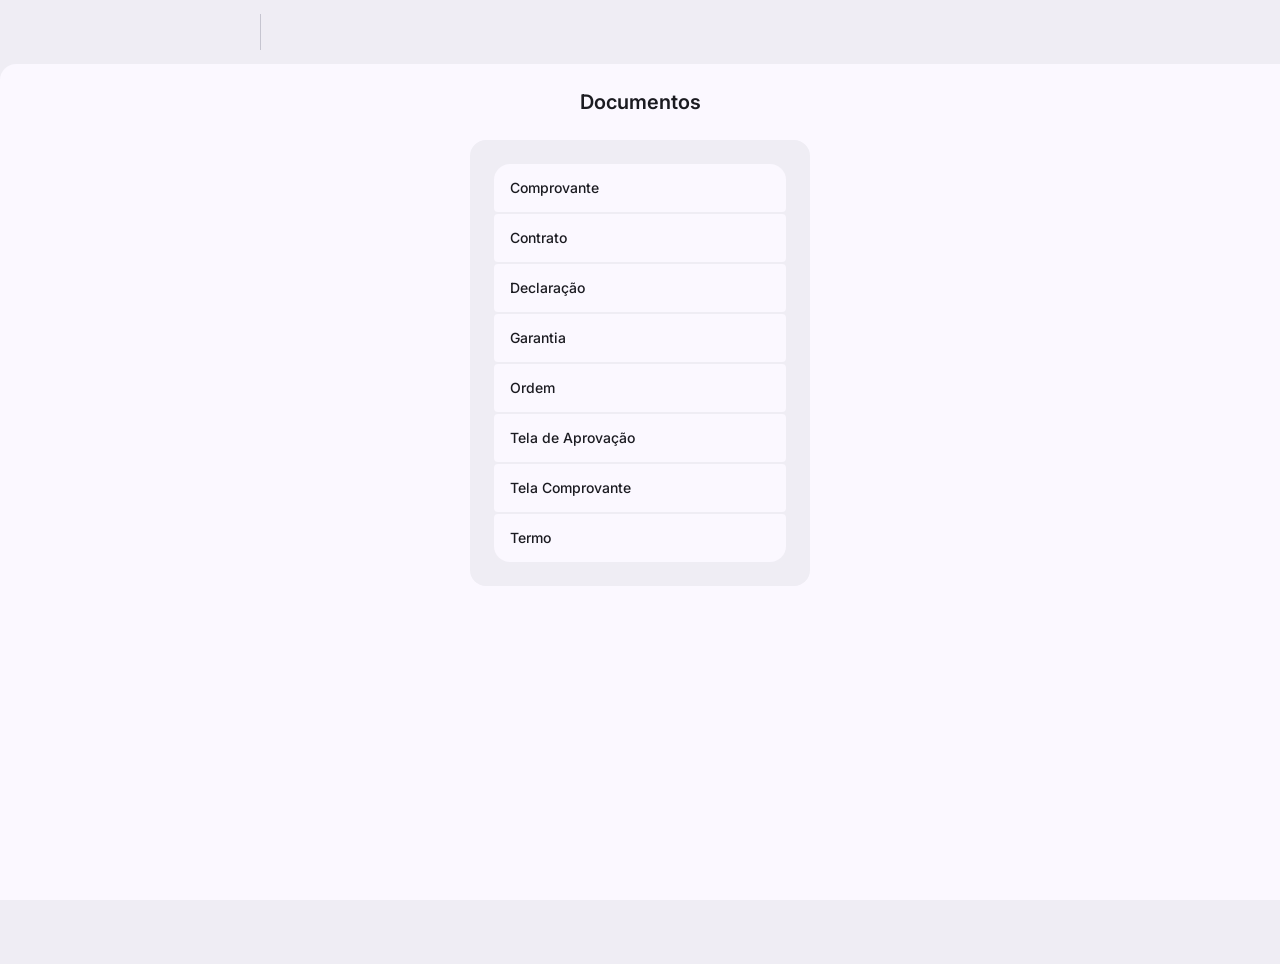
<file: index.html>
<!DOCTYPE html>
<html>

<head>
    <title>WebDOCs Assessoria</title>
    

    <!-- SCRIPT -->
        <script>
            window.BASE_URL = location.hostname.includes('github.io')
                ? '/BS2/'
                : '/';

            document.write(`
                <!-- HEAD, FAVICON E ÍCONES -->
                    <script type="module" src="${window.BASE_URL}scripts/sistema/head.js"><\/script>
                
                <!-- SISTEMA -->
                    <link rel="stylesheet" href="${window.BASE_URL}estilos/sistema.css">
            `);
        </script>
</head>

<body style="grid-template-columns: auto;">
    <div class="conteudo">

        <header id="pagina">
            <div class="cabecalho-div"></div>

            <span id="sistema-assessoria" class="assessoria-nome"></span>
        </header>

        <div class="sistema-pagina">
            <h1>Documentos</h1>
            <div class="formularios">
                <div class="area-boxes" style="grid-template-columns: 340px;">
                    <div class="base-box">

                        <div class="base-boxcampos grupo">
                            
                            <a class="input-home top" href="./BS2-Comprovante/">
                                Comprovante
                            </a>

                            <a class="input-home center" href="./BS2-Contrato/">
                                Contrato
                            </a>

                            <a class="input-home center" href="./BS2-Declaracao/">
                                Declaração
                            </a>

                            <a class="input-home center" href="./BS2-Garantia/">
                                Garantia
                            </a>

                            <a class="input-home center" href="./BS2-Ordem/">
                                Ordem
                            </a>

                            <a class="input-home center" href="./BS2-Tela/">
                                Tela de Aprovação
                            </a>

                            <a class="input-home center" href="./BS2-TelaComprovante/">
                                Tela Comprovante
                            </a>

                            <a class="input-home bot" href="./BS2-Termo/">
                                Termo
                            </a>
                        </div>
                    </div>
                </div>
            </div>
        </div>
    </div>
</body>

</html>
</file>
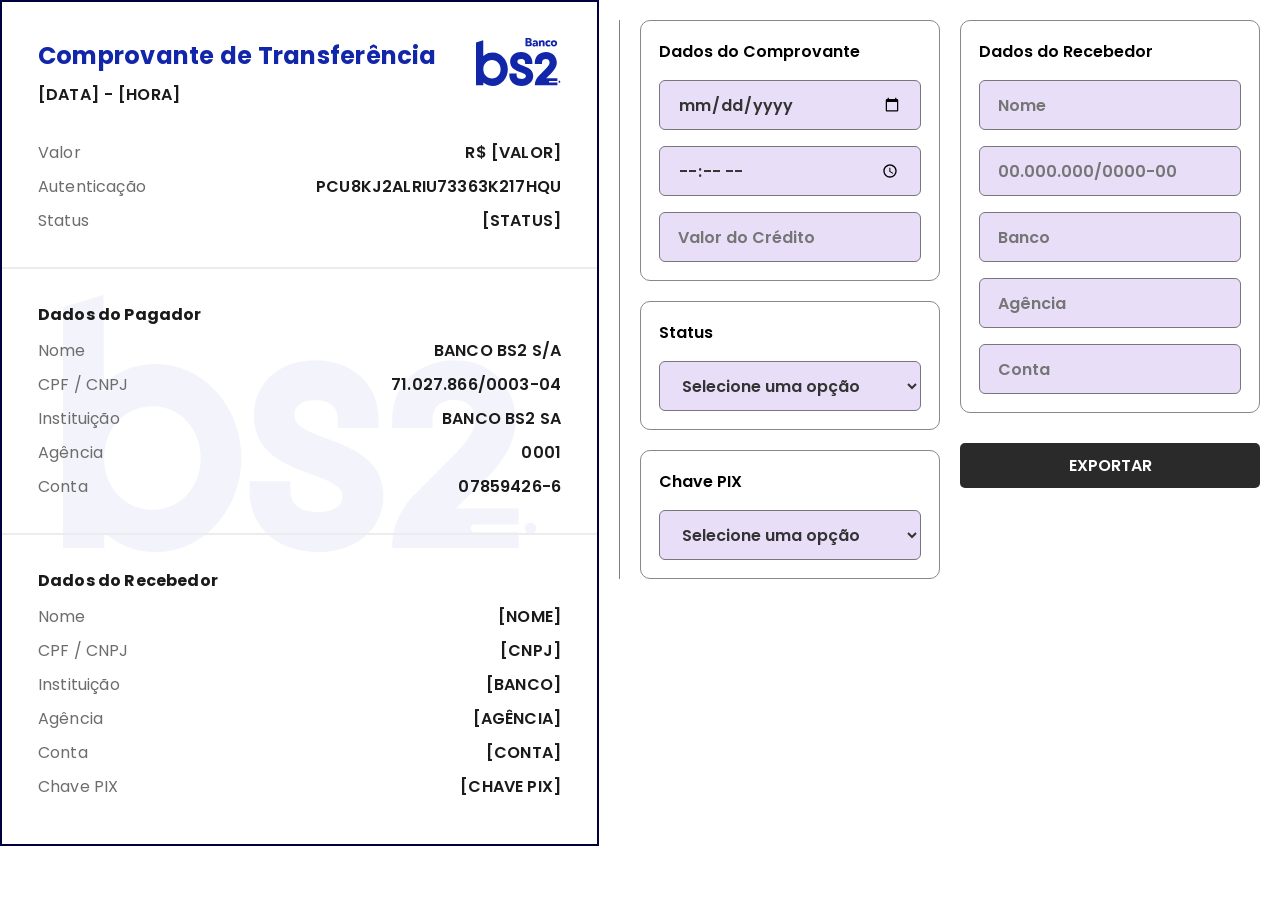
<file: BS2-Comprovante/index.html>
<!doctype html>
<html>
    
<head>
    <meta charset="utf-8">
    <title>Comprovante de Transferência</title>
    <link rel="stylesheet" href="estilos.css">
    <link rel="icon" href="favicon.png">
</head>
	
<body>
	<div class="tela">
		<div class="documento" id="documento">
			
			<div class="header">
				<div class="titulo">Comprovante de Transferência</div>
				<img src="Recursos/logo.svg" alt="Logo">
			</div>
			
			<div class="data-hora">
				<span class="dh-texto" id="data">[DATA]</span>
				<span class="dh-texto">-</span>
				<span class="dh-texto" id="hora">[HORA]</span>
			</div>
			
			<div class="conteudo">
				<div class="opcoes">
					<div class="linha">
						<div class="texto-item">Valor</div>
						<div class="texto-resultado">R$ <span id="valor">[VALOR]</span></div>
					</div>
					<div class="linha">
						<div class="texto-item">Autenticação</div>
						<div class="texto-resultado"><span id="autenticacao">[AUTENTICAÇÃO]</span></div>
					</div>
					<div class="linha">
						<div class="texto-item">Status</div>
						<div class="texto-resultado"><span id="status">[STATUS]</span></div>
					</div>
				</div>
				<div class="div-comprovante"></div>
				<div class="texto-titulo">Dados do Pagador</div>
				<div class="opcoes" style="margin-top: 12px">
					<div class="linha">
						<div class="texto-item">Nome</div>
						<div class="texto-resultado">BANCO BS2 S/A</div>
					</div>
					<div class="linha">
						<div class="texto-item">CPF / CNPJ</div>
						<div class="texto-resultado">71.027.866/0003-04</div>
					</div>
					<div class="linha">
						<div class="texto-item">Instituição</div>
						<div class="texto-resultado">BANCO BS2 SA</div>
					</div>
					<div class="linha">
						<div class="texto-item">Agência</div>
						<div class="texto-resultado">0001</div>
					</div>
					<div class="linha">
						<div class="texto-item">Conta</div>
						<div class="texto-resultado">07859426-6</div>
					</div>
				</div>
				<div class="div-comprovante"></div>
				<div class="texto-titulo">Dados do Recebedor</div>
				<div class="opcoes" style="margin-top: 12px">
					<div class="linha">
						<div class="texto-item">Nome</div>
						<div class="texto-resultado"><span id="nome">[NOME]</span></div>
					</div>
					<div class="linha">
						<div class="texto-item">CPF / CNPJ</div>
						<div class="texto-resultado"><span id="cnpj">[CNPJ]</span></div>
					</div>
					<div class="linha">
						<div class="texto-item">Instituição</div>
						<div class="texto-resultado"><span id="banco">[BANCO]</span></div>
					</div>
					<div class="linha">
						<div class="texto-item">Agência</div>
						<div class="texto-resultado"><span id="agencia">[AGÊNCIA]</span></div>
					</div>
					<div class="linha">
						<div class="texto-item">Conta</div>
						<div class="texto-resultado"><span id="conta">[CONTA]</span></div>
					</div>
					<div class="linha">
						<div class="texto-item">Chave PIX</div>
						<div class="texto-resultado"><span id="pix">[CHAVE PIX]</span></div>
					</div>
				</div>
			</div>
		</div>
	
		<div class="config" class="ocultar-na-impressao" id="config">
			
			<div class="config-coluna">
				<div class="config-container">
					<div class="config-titulo">Dados do Comprovante</div>
					<input type="date" class="input-config" id="i-data" max="9999-12-31" required>
					<input type="time" class="input-config" id="i-hora" max="23:59" required>
					<input type="text" class="input-config" id="i-valor" placeholder="Valor do Crédito" required>
				</div>
				<div class="config-container">
					<div class="config-titulo">Status</div>
					
					<select class="config-select" id="status-select" required>
						<option value="[STATUS]" disabled selected>Selecione uma opção</option>
                    	<option value="Efetuada">Efetuada</option>
                    	<option value="Concluída">Concluída</option>
						<option value="Não concluída">Não concluída</option>
						<option value="ERRO NA OPERAÇÃO">Erro na operação</option>
						<option value="Outro">Outro (editável)</option>
                	</select>
					
					<input type="text" class="input-config" style="display: none;" id="i-status" placeholder="Status" required>
				</div>
				<div class="config-container">
					<div class="config-titulo">Chave PIX</div>
					
					<select class="config-select" id="pix-select" required>
						<option value="[CHAVE PIX]" disabled selected>Selecione uma opção</option>
						<option value="Não utilizada">Não</option>
						<option value="Sim">Sim (editável)</option>
                	</select>
					
					<input type="text" class="input-config" style="display: none;" id="i-pix" placeholder="Chave PIX" required>
				</div>
			</div>
				
			<div class="config-coluna">
				<div class="config-container">
					<div class="config-titulo">Dados do Recebedor</div>
					<input type="text" class="input-config" id="i-nome" placeholder="Nome" required>
					<input type="text" class="input-config" id="i-cnpj" placeholder="00.000.000/0000-00" required>
					<input type="text" class="input-config" id="i-banco" placeholder="Banco" required>
					<input type="text" class="input-config" id="i-agencia" placeholder="Agência" required>
					<input type="text" class="input-config" id="i-conta" placeholder="Conta" required>
				</div>
				
				<button class="botao-desabilitado" id="botao-imprimir">EXPORTAR</button>
			</div>		
		</div>
	</div>
	<script src="Scripts/cnpj.js"></script>
	<script src="Scripts/imprimir.js"></script>
	<script src="Scripts/data-hora.js"></script>
	<script src="Scripts/inputs.js"></script>
	<script src="Scripts/titulo.js"></script>
	<script src="Scripts/valor.js"></script>
	<script src="Scripts/status.js"></script>
	<script src="Scripts/pix.js"></script>
	<script src="Scripts/autenticacao.js"></script>
</body>
	
</html>
</file>
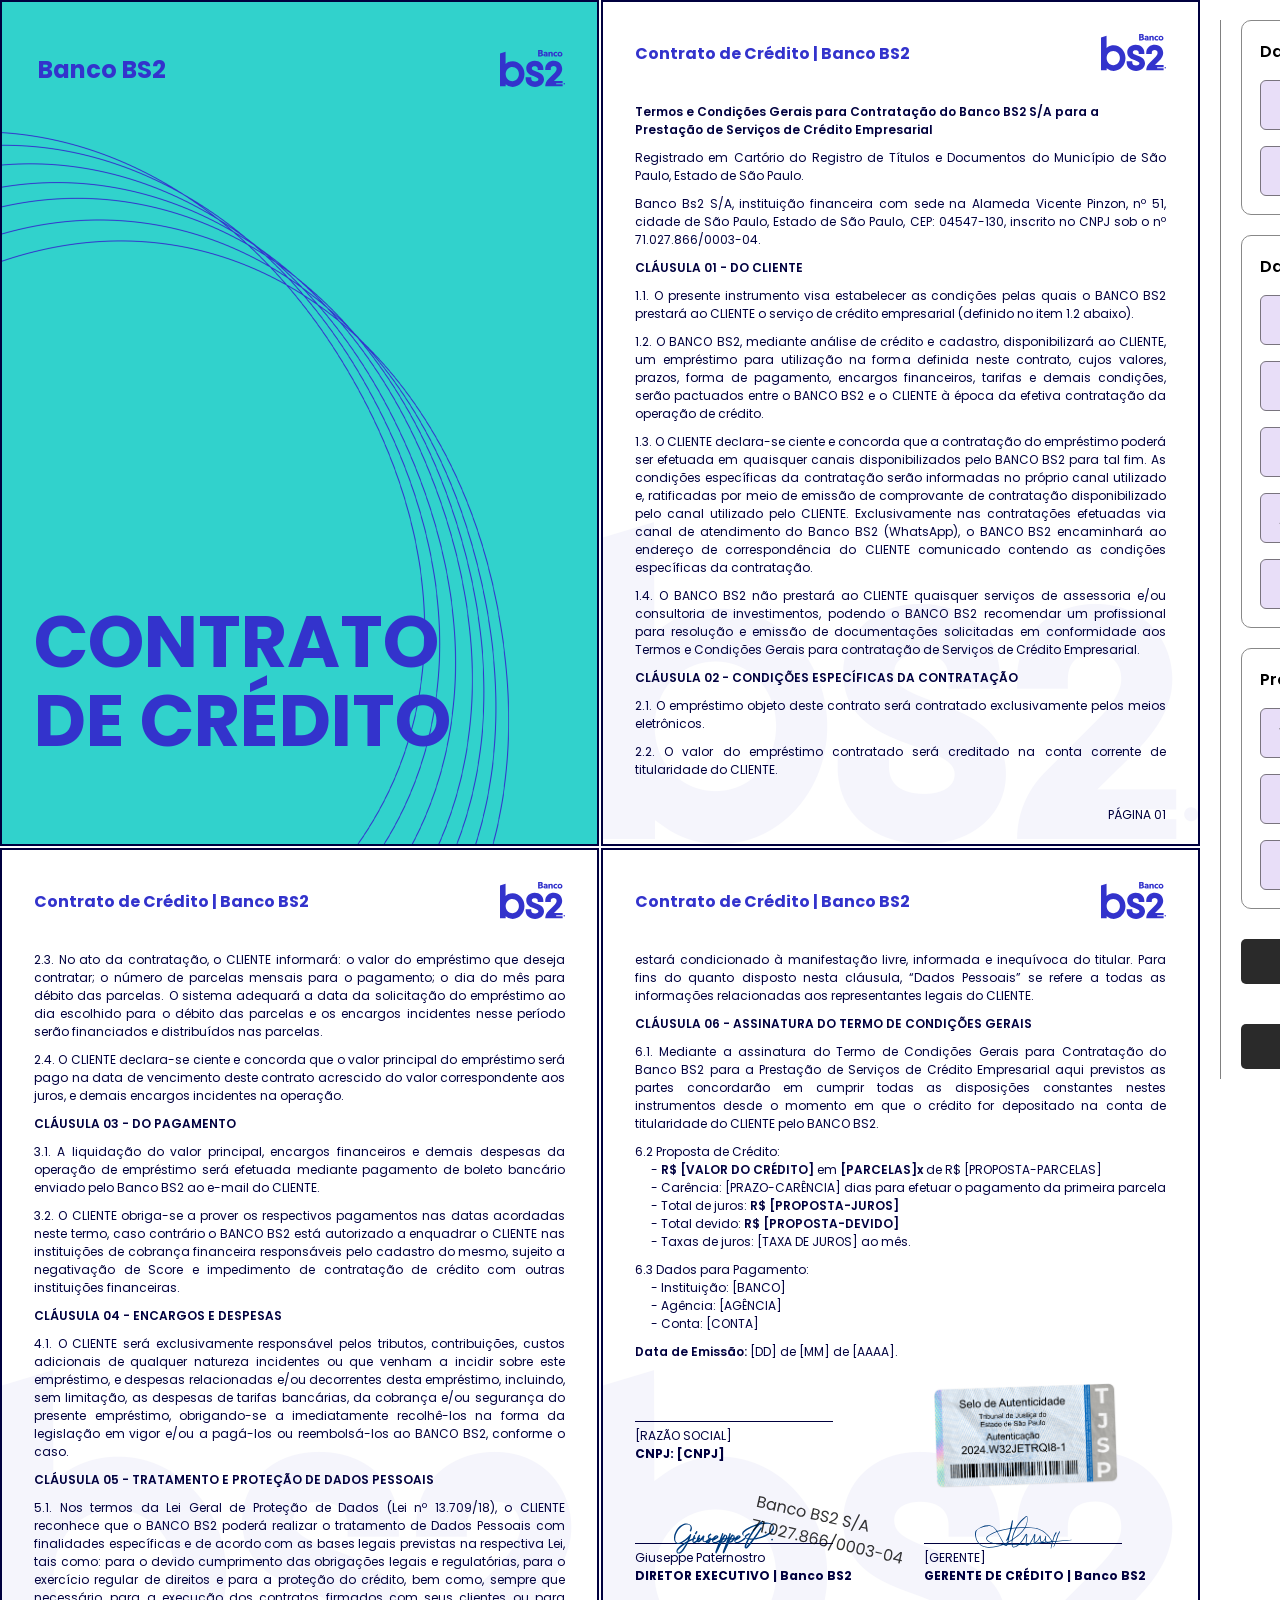
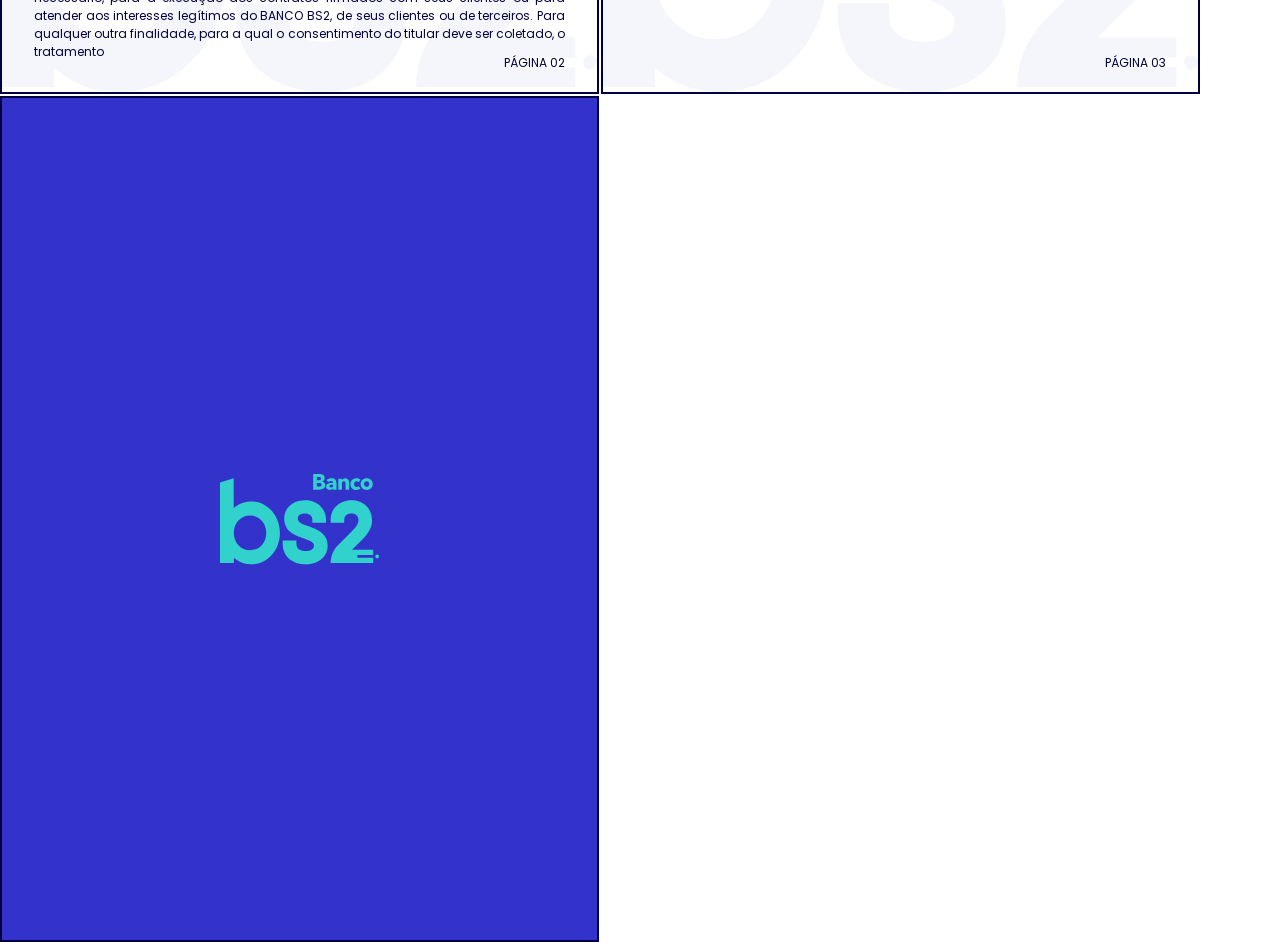
<file: BS2-Contrato/index.html>
<!doctype html>
<html>
    
<head>
    <meta charset="utf-8">
    <title>Contrato de Crédito</title>
    <link rel="stylesheet" href="estilos.css">
    <link rel="icon" href="favicon.png">
</head>
	
<body>
	<div class="tela">
		<div class="documento" id="documento">
			<div class="capa" id="capa">
				<div class="header" style="margin-top: 16px">
					<div class="capa-header">Banco BS2</div>
					<img src="Recursos/logo.svg" alt="Logo do Banco">
				</div>
				<div class="capa-titulo">
					CONTRATO
					<br>
					DE CRÉDITO
				</div>
			</div>
			<div class="pagina" id="pagina1">
				<div class="header">
					<div class="titulo">Contrato de Crédito | Banco BS2</div>
					<img src="Recursos/logo.svg" alt="Logo do Banco">
				</div>
			
				<div class="conteudo">
					<div class="texto-semibold">Termos e Condições Gerais para Contratação do Banco BS2 S/A para a Prestação de Serviços de Crédito Empresarial</div>
					<div class="texto">Registrado em Cartório do Registro de Títulos e Documentos do Município de São Paulo, Estado de São Paulo.</div>
					<div class="texto">Banco Bs2 S/A, instituição financeira com sede na Alameda Vicente Pinzon, nº 51, cidade de São Paulo, Estado de São Paulo, CEP: 04547-130, inscrito no CNPJ sob o nº 71.027.866/0003-04.</div>
					<div class="texto-semibold">CLÁUSULA 01 - DO CLIENTE</div>
					<div class="texto">1.1. O presente instrumento visa estabelecer as condições pelas quais o BANCO BS2 prestará ao CLIENTE o serviço de crédito empresarial (definido no item 1.2 abaixo).</div>
					<div class="texto">1.2. O BANCO BS2, mediante análise de crédito e cadastro, disponibilizará ao CLIENTE, um empréstimo para utilização na forma definida neste contrato, cujos valores, prazos, forma de pagamento, encargos financeiros, tarifas e demais condições, serão pactuados entre o BANCO BS2 e o CLIENTE à época da efetiva contratação da operação de crédito.</div>
					<div class="texto">1.3. O CLIENTE declara-se ciente e concorda que a contratação do empréstimo poderá ser efetuada em quaisquer canais disponibilizados pelo BANCO BS2 para tal fim. As condições específicas da contratação serão informadas no próprio canal utilizado e, ratificadas por meio de emissão de comprovante de contratação disponibilizado pelo canal utilizado pelo CLIENTE. Exclusivamente nas contratações efetuadas via canal de atendimento do Banco BS2 (WhatsApp), o BANCO BS2 encaminhará ao endereço de correspondência do CLIENTE comunicado contendo as condições específicas da contratação.</div>
					<div class="texto">1.4. O BANCO BS2 não prestará ao CLIENTE quaisquer serviços de assessoria e/ou consultoria de investimentos, podendo o BANCO BS2 recomendar um profissional 	para resolução e emissão de documentações solicitadas em conformidade aos Termos e Condições Gerais para contratação de Serviços de Crédito Empresarial.</div>
					<div class="texto-semibold">CLÁUSULA 02 - CONDIÇÕES ESPECÍFICAS DA CONTRATAÇÃO</div>
					<div class="texto">2.1. O empréstimo objeto deste contrato será contratado exclusivamente pelos meios eletrônicos.</div>
					<div class="texto">2.2. O valor do empréstimo contratado será creditado na conta corrente de titularidade do CLIENTE.</div>
				</div>
				
				<div class="rodape">PÁGINA 01</div>
			</div>
			<div class="pagina" id="pagina2">
				<div class="header">
					<div class="titulo">Contrato de Crédito | Banco BS2</div>
					<img src="Recursos/logo.svg" alt="Logo">
				</div>
			
				<div class="conteudo">
					<div class="texto">2.3. No ato da contratação, o CLIENTE informará: o valor do empréstimo que deseja contratar; o número de parcelas mensais para o pagamento; o dia do mês para débito das parcelas. O sistema adequará a data da solicitação do empréstimo ao dia escolhido para o débito das parcelas e os encargos incidentes nesse período serão financiados e distribuídos nas parcelas.</div>
					<div class="texto">2.4. O CLIENTE declara-se ciente e concorda que o valor principal do empréstimo será pago na data de vencimento deste contrato acrescido do valor correspondente aos juros, e demais encargos incidentes na operação.</div>
					<div class="texto-semibold">CLÁUSULA 03 - DO PAGAMENTO</div>
					<div class="texto">3.1. A liquidação do valor principal, encargos financeiros e demais despesas da operação de empréstimo será efetuada mediante pagamento de boleto bancário enviado pelo Banco BS2 ao e-mail do CLIENTE.</div>
					<div class="texto">3.2. O CLIENTE obriga-se a prover os respectivos pagamentos nas datas acordadas neste termo, caso contrário o BANCO BS2 está autorizado a enquadrar o CLIENTE nas instituições de cobrança financeira responsáveis pelo cadastro do mesmo, sujeito a negativação de Score e impedimento de contratação de crédito com outras instituições financeiras.</div>
					<div class="texto-semibold">CLÁUSULA 04 - ENCARGOS E DESPESAS</div>
					<div class="texto">4.1. O CLIENTE será exclusivamente responsável pelos tributos, contribuições, custos adicionais de qualquer natureza incidentes ou que venham a incidir sobre este empréstimo, e despesas relacionadas e/ou decorrentes desta empréstimo, incluindo, sem limitação, as despesas de tarifas bancárias, da cobrança e/ou segurança do presente empréstimo, obrigando-se a imediatamente recolhê-los na forma da legislação em vigor e/ou a pagá-los ou reembolsá-los ao BANCO BS2, conforme o caso.</div>
					<div class="texto-semibold">CLÁUSULA 05 - TRATAMENTO E PROTEÇÃO DE DADOS PESSOAIS</div>
					<div class="texto">5.1. Nos termos da Lei Geral de Proteção de Dados (Lei nº 13.709/18), o CLIENTE reconhece que o BANCO BS2 poderá realizar o tratamento de Dados Pessoais com finalidades específicas e de acordo com as bases legais previstas na respectiva Lei, tais como: para o devido cumprimento das obrigações legais e regulatórias, para o exercício regular de direitos e para a proteção do crédito, bem como, sempre que necessário, para a execução dos contratos firmados com seus clientes ou para atender aos interesses legítimos do BANCO BS2, de seus clientes ou de terceiros. Para qualquer outra finalidade, para a qual o consentimento do titular deve ser coletado, o tratamento <span class="texto-sumir">estará</span></div>
				</div>
				
				<div class="rodape">PÁGINA 02</div>
			</div>
			<div class="pagina" id="pagina3">
				<div class="header">
					<div class="titulo">Contrato de Crédito | Banco BS2</div>
					<img src="Recursos/logo.svg" style="" alt="Logo do Banco">
				</div>
				
				<div class="conteudo">
					<div class="texto">estará condicionado à manifestação livre, informada e inequívoca do titular. Para fins do quanto disposto nesta cláusula, “Dados Pessoais” se refere a todas as informações relacionadas aos representantes legais do CLIENTE.</div>
					<div class="texto-semibold">CLÁUSULA 06 - ASSINATURA DO TERMO DE CONDIÇÕES GERAIS</div>
					<div class="texto">6.1. Mediante a assinatura do Termo de Condições Gerais para Contratação do Banco BS2 para a Prestação de Serviços de Crédito Empresarial aqui previstos as partes concordarão em cumprir todas as disposições constantes nestes instrumentos desde o momento em que o crédito for depositado na conta de titularidade do CLIENTE pelo BANCO BS2.</div>
					<div class="texto">6.2 Proposta de Crédito:
						<br>
						<span class="texto-sumir">1111</span>- <span class="texto-semibold">R$ <span id="valor">[VALOR DO CRÉDITO]</span></span> em <span class="texto-semibold"><span id="parcelas">[PARCELAS]</span>x</span> de R$ <span id="proposta-parcelas">[PROPOSTA-PARCELAS]</span>
						<br>
        				<span class="texto-sumir">1111</span>- Carência: <span id="prazo-carencia">[PRAZO-CARÊNCIA]</span> dias para efetuar o pagamento da primeira parcela
						<br>
        				<span class="texto-sumir">1111</span>- Total de juros: <span class="texto-semibold">R$ <span id="proposta-juros">[PROPOSTA-JUROS]</span></span>
						<br>
						<span class="texto-sumir">1111</span>- Total devido: <span class="texto-semibold">R$ <span id="proposta-devido">[PROPOSTA-DEVIDO]</span></span>
						<br>
						<span class="texto-sumir">1111</span>- Taxas de juros: <span id="taxa-juros">[TAXA DE JUROS]</span> ao mês.
					</div>
					<div class="texto">6.3 Dados para Pagamento:
						<br>
						<span class="texto-sumir">1111</span>- Instituição: <span id="banco">[BANCO]</span>
						<br>
						<span class="texto-sumir">1111</span>- Agência: <span id="agencia">[AGÊNCIA]</span>
						<br>
						<span class="texto-sumir">1111</span>- Conta: <span id="conta">[CONTA]</span>
					</div>
					<div class="texto"><span class="texto-semibold">Data de Emissão: </span><span id="dia">[DD]</span> de <span id="mes">[MM]</span> de <span id="ano">[AAAA]</span>.</div>
				</div>
				
				<div class="selos" id="selo">
					<img src="Recursos/selo.png" class="selo" alt="Selo">
				</div>
				
				<div class="assinatura-cliente">
					<div class="a-modelo">
						<div class="a-div"></div>
						<div class="texto"><span id="razao-social">[RAZÃO SOCIAL]</span></div>
						<div class="texto-bold">CNPJ: <span id="cnpj">[CNPJ]</span></div>
					</div>
				</div>
				
				<div class="assinaturas">
					<div class="a-modelo">
						<img src="Recursos/diretor.svg" class="svg-diretor" alt="Assinatura do Diretor" id="a-diretor">
						<div class="a-div"></div>
						<div class="texto">Giuseppe Paternostro</div>
						<div class="texto-bold">DIRETOR EXECUTIVO | Banco BS2</div>
					</div>
					<div class="a-modelo">
						<img src="Recursos/gerente.svg" class="svg-gerente" alt="Assinatura do Gerente" id="a-gerente">
						<div class="a-div"></div>
						<div class="texto" id="gerente">[GERENTE]</div>
						<div class="texto-bold">GERENTE DE CRÉDITO | Banco BS2</div>
					</div>
				</div>
				
				<div class="rodape">PÁGINA 03</div>
			</div>
			
			<div class="contracapa" id="contracapa">
				<img src="Recursos/logo-alternativa.svg" alt="Logo do Banco">
			</div>
		</div>
		<div class="config" class="ocultar-na-impressao" id="config">		
			<div class="config-container">
				<div class="config-titulo">Dados do Documento</div>
				<input type="text" class="input-config" id="i-gerente" placeholder="Gerente" required>
				<input type="date" class="input-config" id="i-data" max="9999-12-31" required>
			</div>
			
			<div class="config-container">
				<div class="config-titulo">Dados do Cliente</div>
				<input type="text" class="input-config" id="i-cnpj" placeholder="00.000.000/0000-00" required>
				<input type="text" class="input-config" id="i-rs" placeholder="Razão Social" required>
				<input type="text" class="input-config" id="i-banco" placeholder="Banco" required>
				<input type="text" class="input-config" id="i-agencia" placeholder="Agência" required>
				<input type="text" class="input-config" id="i-conta" placeholder="Conta" required>
			</div>
			
			<div class="config-container">
				<div class="config-titulo">Proposta de Crédito</div>
				<input type="text" class="input-config" id="i-valor" placeholder="Valor do Crédito" required>
				<input type="number" class="input-config" id="i-parcelas" placeholder="Parcelas" required>
				<input type="number" class="input-config" id="i-carencia" placeholder="Prazo de Carência" required>
			</div>
			
			<button class="botao-desabilitado" id="botao-imprimir">EXPORTAR</button>
			
			<button id="minuta" class="minuta-desabilitado">
				<img src="Recursos/download.svg" alt="Download" style="width: 24px;">BAIXAR MINUTA
			</button>
		</div>
	</div>
	<script src="Scripts/cnpj.js"></script>
	<script src="Scripts/proposta.js"></script>
	<script src="Scripts/imprimir.js"></script>
	<script src="Scripts/datas.js"></script>
	<script src="Scripts/inputs.js"></script>
	<script src="Scripts/titulo.js"></script>
	<script src="Scripts/minuta.js"></script>
</body>
	
</html>
</file>
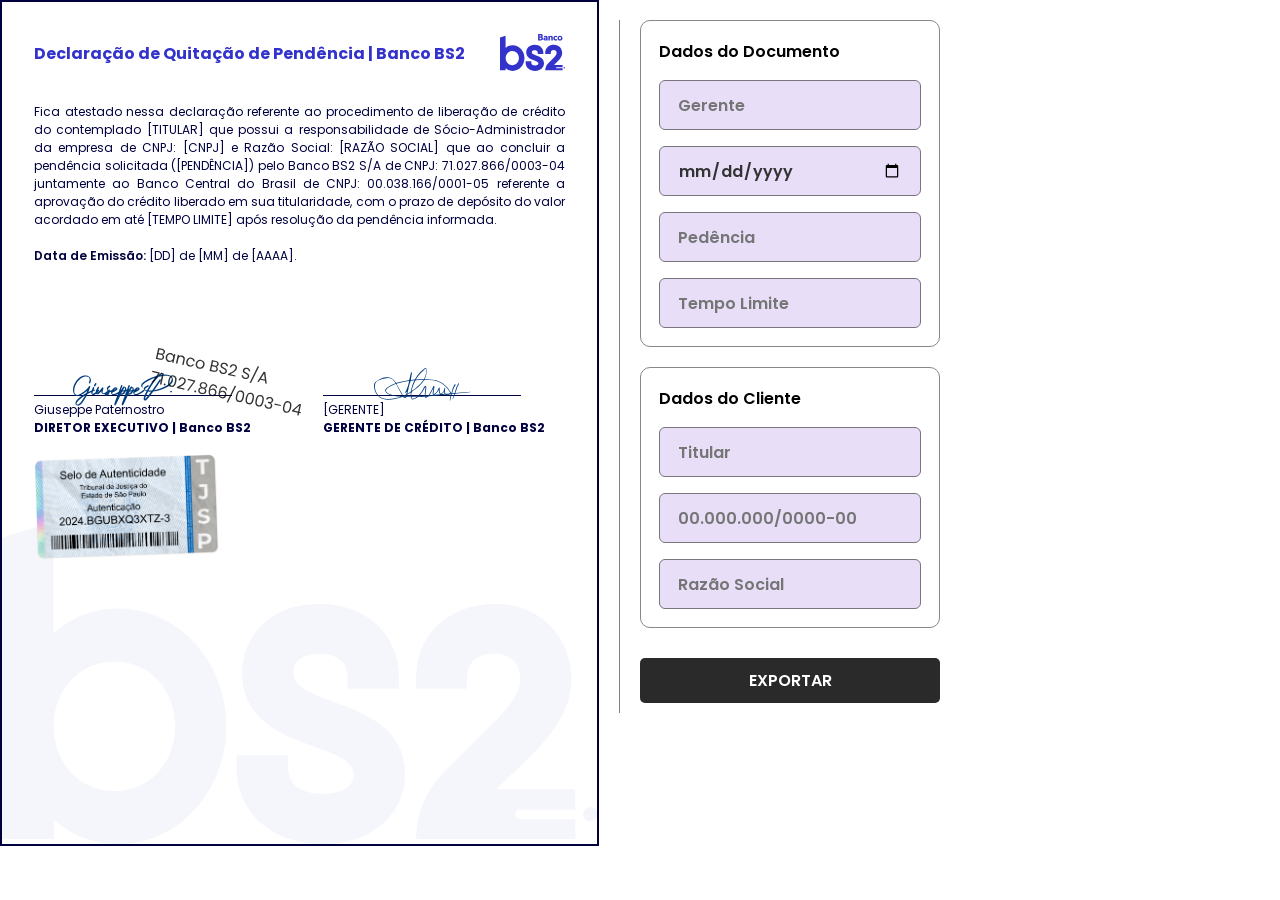
<file: BS2-Declaracao/index.html>
<!doctype html>
<html>
    
<head>
    <meta charset="utf-8">
    <title>Declaração de Quitação</title>
    <link rel="stylesheet" href="estilos.css">
    <link rel="icon" href="favicon.png">
</head>
	
<body>
	<div class="tela">
		<div class="documento" id="documento">
			
			<div class="header">
				<div class="titulo">Declaração de Quitação de Pendência | Banco BS2</div>
				<img src="Recursos/logo.svg" style="" alt="Logo do Banco">
			</div>
			
			<div class="conteudo">
				<div class="texto">
					Fica atestado nessa declaração referente ao procedimento de liberação de crédito do contemplado <span id="titular">[TITULAR]</span> que possui a responsabilidade de Sócio-Administrador da empresa de CNPJ: <span id="cnpj">[CNPJ]</span> e Razão Social: <span id="razao-social">[RAZÃO SOCIAL]</span> que ao concluir a pendência solicitada (<span id="pendencia">[PENDÊNCIA]</span>) pelo Banco BS2 S/A de CNPJ: 71.027.866/0003-04 juntamente ao Banco Central do Brasil de CNPJ: 00.038.166/0001-05 referente a aprovação do crédito liberado em sua titularidade, com o prazo de depósito do valor acordado em até <span id="tempo-limite">[TEMPO LIMITE]</span> após resolução da pendência informada.
					<br><br>
					<span class="texto-semibold">Data de Emissão: </span><span id="dia">[DD]</span> de <span id="mes">[MM]</span> de <span id="ano">[AAAA]</span>.
				</div>
			</div>
			
			<div class="assinaturas">
				<div class="a-modelo">
					<img src="Recursos/diretor.svg" class="svg-diretor" alt="Assinatura do Diretor">
					<div class="a-div"></div>
					<div class="texto">Giuseppe Paternostro</div>
					<div class="texto-bold">DIRETOR EXECUTIVO | Banco BS2</div>
				</div>
				<div class="a-modelo">
					<img src="Recursos/gerente.svg" class="svg-gerente" alt="Assinatura do Gerente">
					<div class="a-div"></div>
					<div class="texto" id="gerente">[GERENTE]</div>
					<div class="texto-bold">GERENTE DE CRÉDITO | Banco BS2</div>
				</div>
			</div>
			
			<div class="selos">
				<img src="Recursos/selo.png" class="selo" alt="Selo">
			</div>
			
		</div>
	
		<div class="config" class="ocultar-na-impressao" id="config">
			
				<div class="config-container">
					<div class="config-titulo">Dados do Documento</div>
					<input type="text" class="input-config" id="i-gerente" placeholder="Gerente" required>
					<input type="date" class="input-config" id="i-data" max="9999-12-31" required>
					<input type="text" class="input-config" id="i-pendencia" placeholder="Pedência" required>
					<input type="text" class="input-config" id="i-tempo" placeholder="Tempo Limite" required>
				</div>
			
				<div class="config-container">
					<div class="config-titulo">Dados do Cliente</div>
					<input type="text" class="input-config" id="i-titular" placeholder="Titular" required>
					<input type="text" class="input-config" id="i-cnpj" placeholder="00.000.000/0000-00" required>
					<input type="text" class="input-config" id="i-rs" placeholder="Razão Social" required>
				</div>
			
			<button class="botao-desabilitado" id="botao-imprimir" disabled>EXPORTAR</button>
		
		</div>
	</div>
	<script src="Scripts/cnpj.js"></script>
	<script src="Scripts/imprimir.js"></script>
	<script src="Scripts/datas.js"></script>
	<script src="Scripts/inputs.js"></script>
	<script src="Scripts/titulo.js"></script>
</body>
	
</html>
</file>
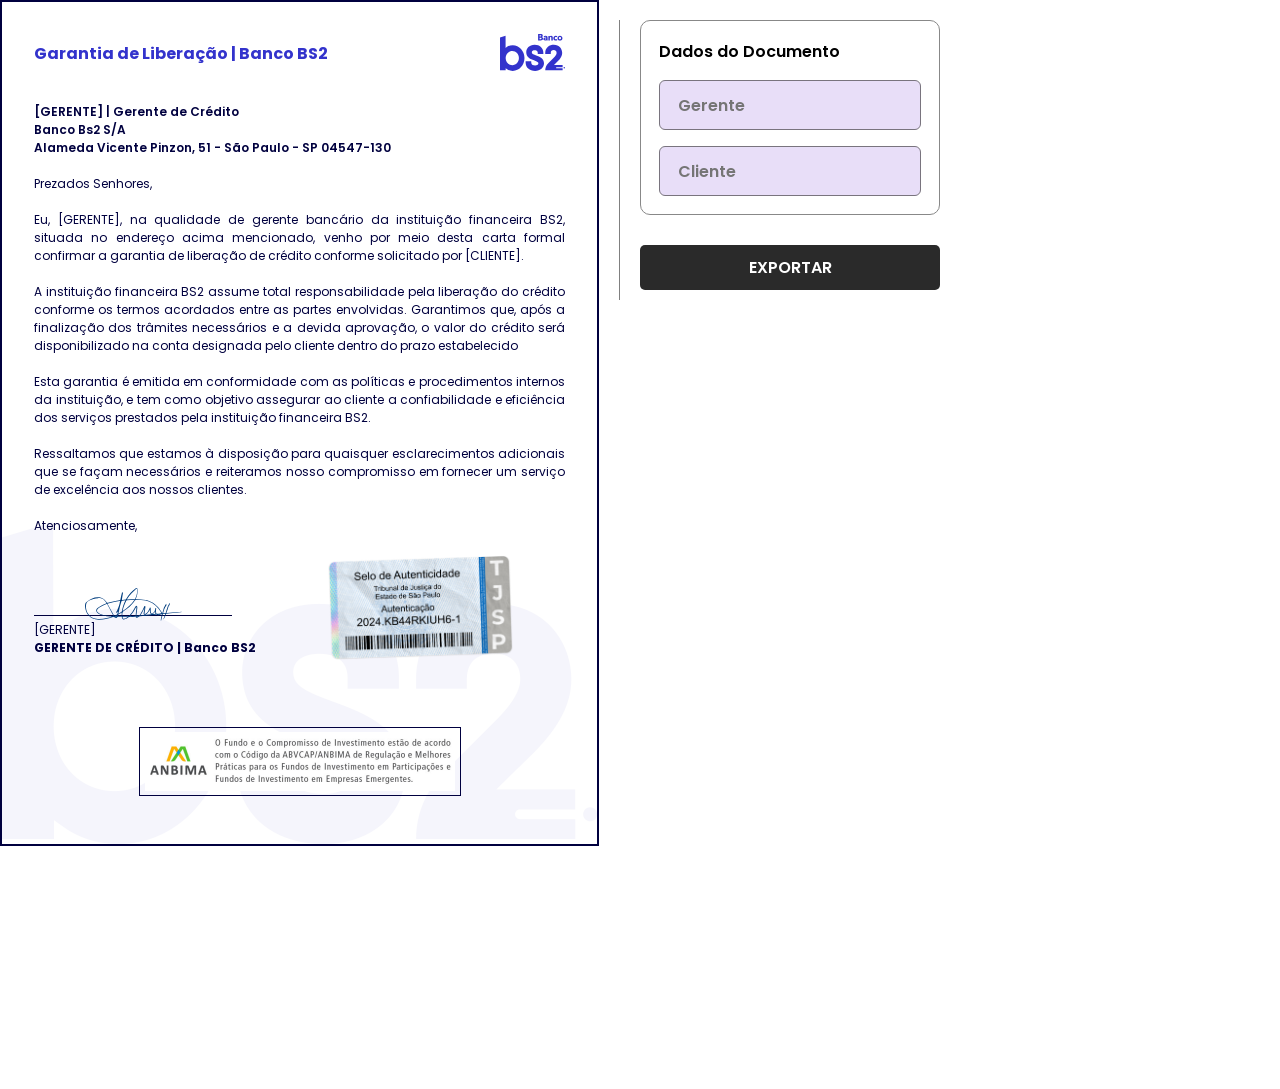
<file: BS2-Garantia/index.html>
<!doctype html>
<html>
    
<head>
    <meta charset="utf-8">
    <title>Garantia de Liberação</title>
    <link rel="stylesheet" href="estilos.css">
    <link rel="icon" href="favicon.png">
</head>
	
<body>
	<div class="tela">
		<div class="documento" id="documento">
			
			<div class="header">
				<div class="titulo">Garantia de Liberação | Banco BS2</div>
				<img src="Recursos/logo.svg" style="" alt="Logo do Banco">
			</div>
			
			<div class="conteudo">
				<div class="texto">
					<span class="texto-semibold">
						<span id="gerente1">[GERENTE]</span> | Gerente de Crédito
						<br>
						Banco Bs2 S/A
						<br>
						Alameda Vicente Pinzon, 51 - São Paulo - SP 04547-130
					</span>
					<br>
					<br>
					Prezados Senhores,
					<br><br>
					Eu, <span id="gerente2">[GERENTE]</span>, na qualidade de gerente bancário da instituição financeira BS2, situada no endereço acima mencionado, venho por meio desta carta formal confirmar a garantia de liberação de crédito conforme solicitado por <span id="cliente">[CLIENTE]</span>.
					<br><br>
					A instituição financeira BS2 assume total responsabilidade pela liberação do crédito conforme os termos acordados entre as partes envolvidas. Garantimos que, após a finalização dos trâmites necessários e a devida aprovação, o valor do crédito será disponibilizado na conta designada pelo cliente dentro do prazo estabelecido
					<br><br>
					Esta garantia é emitida em conformidade com as políticas e procedimentos internos da instituição, e tem como objetivo assegurar ao cliente a confiabilidade e eficiência dos serviços prestados pela instituição financeira BS2.
					<br><br>
					Ressaltamos que estamos à disposição para quaisquer esclarecimentos adicionais que se façam necessários e reiteramos nosso compromisso em fornecer um serviço de excelência aos nossos clientes.
					<br><br>
					Atenciosamente,
				</div>
			</div>
			
			<div class="assinaturas">
				<div class="a-modelo">
					<img src="Recursos/gerente.svg" class="svg-gerente" alt="Assinatura do Gerente">
					<div class="a-div"></div>
					<div class="texto" id="gerente3">[GERENTE]</div>
					<div class="texto-bold">GERENTE DE CRÉDITO | Banco BS2</div>
				</div>
				
				<div class="selos">
					<img src="Recursos/selo.png" class="selo" alt="Selo">
				</div>
			</div>
			
			<img class="anbima" src="Recursos/anbima.png" alt="Selo - Anbima">
		</div>
	
		<div class="config" class="ocultar-na-impressao" id="config">
			
			<div class="config-container">
				<div class="config-titulo">Dados do Documento</div>
				<input type="text" class="input-config" id="i-gerente" placeholder="Gerente" required>
				<input type="text" class="input-config" id="i-cliente" placeholder="Cliente" required>
			</div>
			
			<button class="botao-desabilitado" id="botao-imprimir" disabled>EXPORTAR</button>
		
		</div>
	</div>
	<script src="Scripts/imprimir.js"></script>
	<script src="Scripts/inputs.js"></script>
	<script src="Scripts/titulo.js"></script>
</body>
	
</html>
</file>
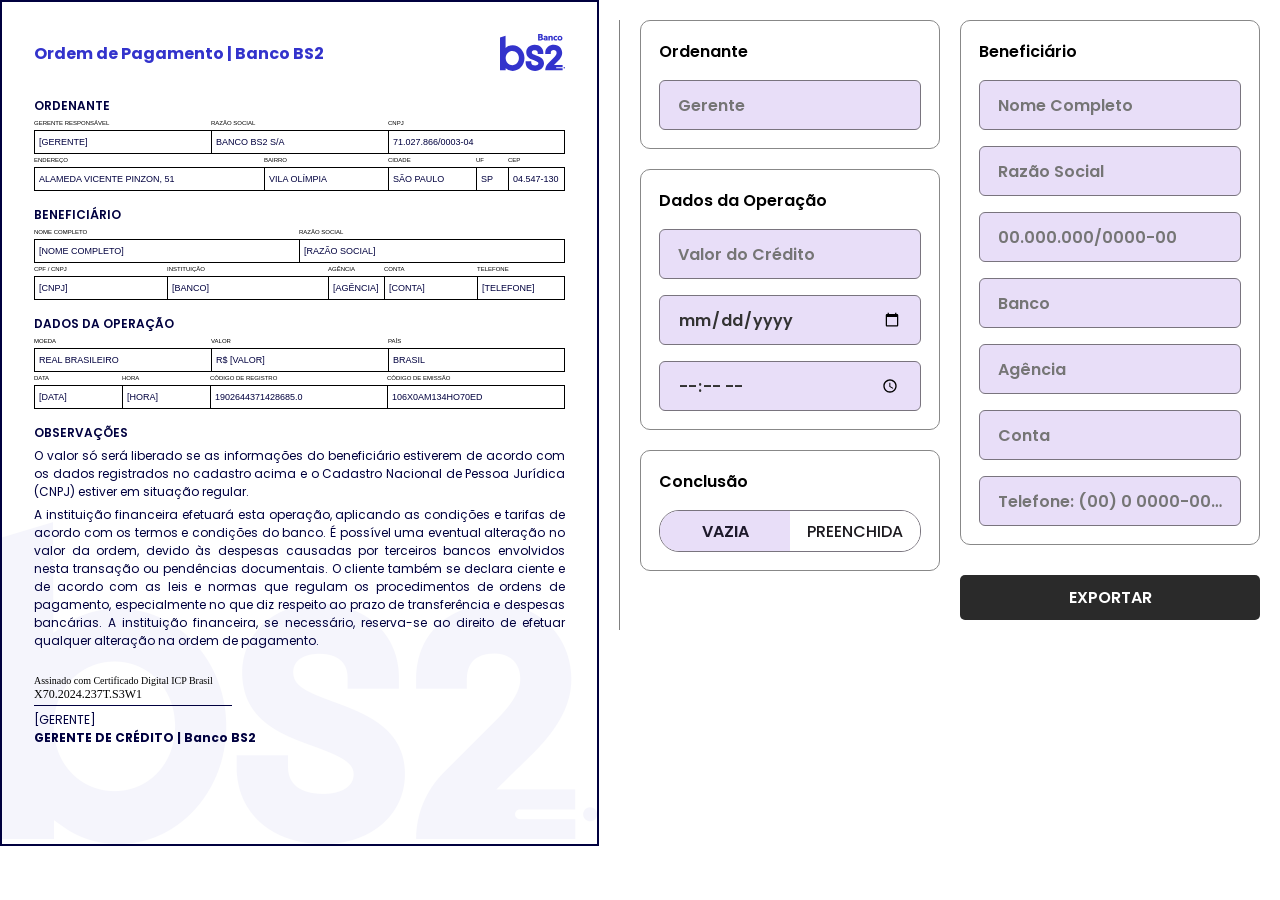
<file: BS2-Ordem/index.html>
<!doctype html>
<html>
    
<head>
    <meta charset="utf-8">
    <title>Ordem de Pagamento</title>
    <link rel="stylesheet" href="estilos.css">
    <link rel="icon" href="favicon.png">
</head>
	
<body>
	<div class="tela">
		<div class="documento" id="documento">
			
			<div class="header">
				<div class="titulo">Ordem de Pagamento | Banco BS2</div>
				<img src="Recursos/logo.svg" style="" alt="Logo do Banco">
			</div>
			
			<div class="conteudo">
				<div class="secao">
					<div class="texto-semibold" style="margin-bottom: 5px; line-height: 18px;">ORDENANTE</div>
					<div class="tabela">
						<div class="linha">
							<div class="bloco" style="width: 178px;">
								<div class="bloco-titulo">GERENTE RESPONSÁVEL</div>
								<div class="slot"><span id="gerente1">[GERENTE]</span></div>
							</div>
							<div class="bloco" style="margin-left: -1px; width: 178px;">
								<div class="bloco-titulo">RAZÃO SOCIAL</div>
								<div class="slot">Banco BS2 S/A</div>
							</div>
							<div class="bloco" style="margin-left: -1px; width: 177px;">
								<div class="bloco-titulo">CNPJ</div>
								<div class="slot">71.027.866/0003-04</div>
							</div>
						</div>
						<div class="linha">
							<div class="bloco">
								<div class="bloco-titulo" style="width: 231px;">ENDEREÇO</div>
								<div class="slot">Alameda Vicente Pinzon, 51</div>
							</div>
							<div class="bloco" style="margin-left: -1px; width: 125px;">
								<div class="bloco-titulo">BAIRRO</div>
								<div class="slot">Vila Olímpia</div>
							</div>
							<div class="bloco" style="margin-left: -1px; width: 89px;">
								<div class="bloco-titulo">CIDADE</div>
								<div class="slot">São Paulo</div>
							</div>
							<div class="bloco" style="margin-left: -1px; width: 33px;">
								<div class="bloco-titulo">UF</div>
								<div class="slot">SP</div>
							</div>
							<div class="bloco" style="margin-left: -1px; width: 57px;">
								<div class="bloco-titulo">CEP</div>
								<div class="slot">04.547-130</div>
							</div>
						</div>
					</div>
				</div>
				<div class="secao">
					<div class="texto-semibold" style="margin-top: 15px; margin-bottom: 5px; line-height: 18px;">BENEFICIÁRIO</div>
					<div class="tabela">
						<div class="linha">
							<div class="bloco">
								<div class="bloco-titulo" style="width: 266px;">NOME COMPLETO</div>
								<div class="slot"><span id="nome-completo">[NOME COMPLETO]</span></div>
							</div>
							<div class="bloco" style="margin-left: -1px; width: 266px;">
								<div class="bloco-titulo">RAZÃO SOCIAL</div>
								<div class="slot"><span id="razao-social">[RAZÃO SOCIAL]</span></div>
							</div>
						</div>
						<div class="linha">
							<div class="bloco" style="width: 134px;">
								<div class="bloco-titulo">CPF / CNPJ</div>
								<div class="slot"><span id="cnpj">[CNPJ]</span></div>
							</div>
							<div class="bloco" style="margin-left: -1px; width: 162px;">
								<div class="bloco-titulo">INSTITUIÇÃO</div>
								<div class="slot"><span id="banco">[BANCO]</span></div>
							</div>
							<div class="bloco" style="margin-left: -1px; width: 57px;">
								<div class="bloco-titulo">AGÊNCIA</div>
								<div class="slot"><span id="agencia">[AGÊNCIA]</span></div>
							</div>
							<div class="bloco" style="margin-left: -1px; width: 94px;">
								<div class="bloco-titulo">CONTA</div>
								<div class="slot"><span id="conta">[CONTA]</span></div>
							</div>
							<div class="bloco" style="margin-left: -1px; width: 88px;">
								<div class="bloco-titulo">TELEFONE</div>
								<div class="slot"><span id="telefone">[TELEFONE]</span></div>
							</div>
						</div>
					</div>
				</div>
				<div class="secao">
					<div class="texto-semibold" style="margin-top: 15px; margin-bottom: 5px; line-height: 18px;">DADOS DA OPERAÇÃO</div>
					<div class="tabela">
						<div class="linha">
							<div class="bloco">
								<div class="bloco-titulo" style="width: 178px;">MOEDA</div>
								<div class="slot">REAL BRASILEIRO</div>
							</div>
							<div class="bloco" style="margin-left: -1px; width: 178px;">
								<div class="bloco-titulo">VALOR</div>
								<div class="slot">R$ <span id="valor">[VALOR]</span></div>
							</div>
							<div class="bloco" style="margin-left: -1px; width: 177px;">
								<div class="bloco-titulo">PAÍS</div>
								<div class="slot">BRASIL</div>
							</div>
						</div>
						<div class="linha">
							<div class="bloco" style="width: 89px;">
								<div class="bloco-titulo">DATA</div>
								<div class="slot"><span id="data">[DATA]</span></div>
							</div>
							<div class="bloco" style="margin-left: -1px; width: 89px;">
								<div class="bloco-titulo">HORA</div>
								<div class="slot"><span id="hora">[HORA]</span></div>
							</div>
							<div class="bloco" style="margin-left: -1px; width: 178px;">
								<div class="bloco-titulo">CÓDIGO DE REGISTRO</div>
								<div class="slot"><span id="cod-registro">[REGISTRO]</span></div>
							</div>
							<div class="bloco" style="margin-left: -1px; width: 178px;">
								<div class="bloco-titulo">CÓDIGO DE EMISSÃO</div>
								<div class="slot"><span id="cod-emissao">[EMISSÃO]</span></div>
							</div>
						</div>
					</div>
				</div>
				<div class="observacoes">
					<div class="texto-semibold" style="margin-top: 15px; line-height: 18px;">OBSERVAÇÕES</div>
					<div class="texto">O valor só será liberado se as informações do beneficiário estiverem de acordo com os dados registrados no cadastro acima e o Cadastro Nacional de Pessoa Jurídica (CNPJ) estiver em situação regular.</div>
					<div class="texto">A instituição financeira efetuará esta operação, aplicando as condições e tarifas de acordo com os termos e condições do banco. É possível uma eventual alteração no valor da ordem, devido às despesas causadas por terceiros bancos envolvidos nesta transação ou pendências documentais. O cliente também se declara ciente e de acordo com as leis e normas que regulam os procedimentos de ordens de pagamento, especialmente no que diz respeito ao prazo de transferência e despesas bancárias. A instituição financeira, se necessário, reserva-se ao direito de efetuar qualquer alteração na ordem de pagamento.</div>
					<div class="texto"><span id="conclusao">[CONCLUSÃO]</span></div>					
				</div>
			</div>
			
			<div class="assinaturas">
				<div class="a-modelo">
					<div class="a-digital">
						<div class="digital-texto">Assinado com Certificado Digital ICP Brasil</div>
						<div class="digital-texto" style="font-size: 12px; line-height: 15px"><span id="assinatura">[ASSINATURA]</span></div>
					</div>
					<div class="a-div"></div>
					<div class="texto" id="gerente2">[GERENTE]</div>
					<div class="texto-bold">GERENTE DE CRÉDITO | Banco BS2</div>
				</div>
			</div>
			
		</div>
	
		<div class="config" class="ocultar-na-impressao" id="config">
			
			<div class="config-coluna">
				<div class="config-container">
					<div class="config-titulo">Ordenante</div>
					<input type="text" class="input-config" id="i-gerente" placeholder="Gerente" required>
				</div>
				<div class="config-container">
					<div class="config-titulo">Dados da Operação</div>
					<input type="text" class="input-config" id="i-valor" placeholder="Valor do Crédito" required>
					<input type="date" class="input-config" id="i-data" max="9999-12-31" required>
					<input type="time" class="input-config" id="i-hora" max="23:59" required>
				</div>
				<div class="config-container">
					<div class="config-titulo">Conclusão</div>
					
					<div class="segmented-control">
                    	<input type="radio" id="sem" name="sem" value="sem" checked>
                    	<label for="sem">VAZIA</label>
                    	<input type="radio" id="com" name="com" value="com">
                    	<label for="com">PREENCHIDA</label>
                	</div>
					
					<div class="config-descricao" id="conclusao-descricao" style="display: none;">
						<b>Texto para horário:</b> (clique para copiar)
						<br>
						<span id="copiar" onclick="copiarTexto()">Esta ordem de pagamento foi emitida para conclusão às [HORÁRIO]. Caso a pendência do documento não seja solucionada até o horário informado, a ordem de pagamento será cancelada.</span>
					</div>
					<input type="text" class="input-config" style="display: none; white-space: pre-wrap;" id="i-conclusao" placeholder="Digite aqui">
				</div>
			</div>
			<div class="config-coluna">
				<div class="config-container">
					<div class="config-titulo">Beneficiário</div>
					<input type="text" class="input-config" id="i-nome" placeholder="Nome Completo" required>
					<input type="text" class="input-config" id="i-rs" placeholder="Razão Social" required>
					<input type="text" class="input-config" id="i-cnpj" placeholder="00.000.000/0000-00" required>
					<input type="text" class="input-config" id="i-banco" placeholder="Banco" required>
					<input type="text" class="input-config" id="i-agencia" placeholder="Agência" required>
					<input type="text" class="input-config" id="i-conta" placeholder="Conta" required>
					<input type="text" class="input-config" id="i-telefone" placeholder="Telefone: (00) 0 0000-0000" required>
				</div>
				<button class="botao-desabilitado" id="botao-imprimir" disabled>EXPORTAR</button>
			</div>	
		</div>
	</div>
	<script src="Scripts/cnpj.js"></script>
	<script src="Scripts/valor.js"></script>
	<script src="Scripts/imprimir.js"></script>
	<script src="Scripts/data-hora.js"></script>
	<script src="Scripts/inputs.js"></script>
	<script src="Scripts/titulo.js"></script>
	<script src="Scripts/registro.js"></script>
	<script src="Scripts/emissao.js"></script>
	<script src="Scripts/assinatura.js"></script>
	<script src="Scripts/telefone.js"></script>
	<script src="Scripts/copiar.js"></script>
	<script src="Scripts/conclusao.js"></script>
</body>
	
</html>
</file>
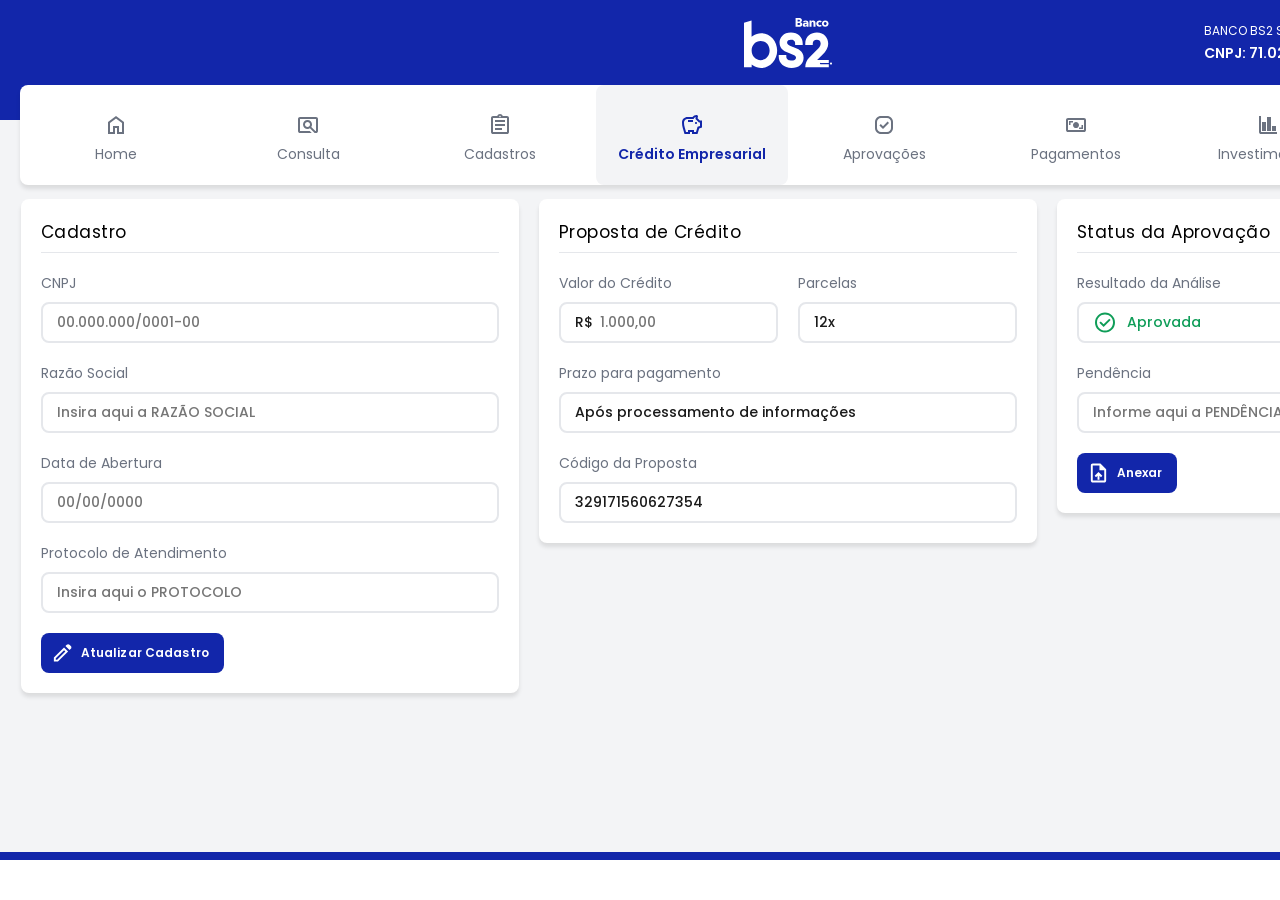
<file: BS2-Tela/index.html>
<!doctype html>
<html>
    
<head>
    <meta charset="utf-8">
    <title>Tela de Aprovação</title>
    <link rel="stylesheet" href="estilos.css">
    <link rel="icon" href="favicon.png">
</head>

<body>
    <div class="tela">
        <div class="tela-aprov" id="tela-aprov">
            <div class="header">
                <img src="Recursos/LOGO.svg" style="height: 50px; margin-left: 744px;" alt="Logo do Banco">
                <div class="header-content">
                    <div class="banco-dados">
                        <div class="banco-nome">BANCO BS2 S.A.</div>
                        <div class="banco-cnpj">CNPJ: 71.027.866/0003-04</div>
                    </div>
                    <div class="banco-div"></div>
                    <div class="banco-sair">SAIR</div>
                </div>
            </div>
            <div class="menu">
                <div class="menu-bg"></div>
                <div class="menu-nav">
                    <div class="page-not">
                        <img src="Recursos/home.svg" alt="Home" style="height: 24px">
                        <div>Home</div>
                    </div>
                    <div class="page-not">
                        <img src="Recursos/pageview.svg" alt="Consulta" style="height: 24px">
                        <div>Consulta</div>
                    </div>
                    <div class="page-not">
                        <img src="Recursos/assignment.svg" alt="Cadastros" style="height: 24px">
                        <div>Cadastros</div>
                    </div>
                    <div class="page-select">
                        <img src="Recursos/savings.svg" alt="Crédito Empresarial" style="height: 24px">
                        <div>Crédito Empresarial</div>
                    </div>
                    <div class="page-not">
                        <img src="Recursos/priority.svg" alt="Aprovações" style="height: 24px">
                        <div>Aprovações</div>
                    </div>
                    <div class="page-not">
                        <img src="Recursos/universal_currency_alt.svg" alt="Pagamentos" style="height: 24px">
                        <div>Pagamentos</div>
                    </div>
                    <div class="page-not">
                        <img src="Recursos/finance.svg" alt="Investimentos" style="height: 24px">
                        <div>Investimentos</div>
                    </div>
                    <div class="page-not">
                        <img src="Recursos/settings.svg" alt="Configurações" style="height: 24px">
                        <div>Configurações</div>
                    </div>
                </div>
            </div>
            <div class="secoes">
                <div class="secao">
                    <div class="secao-titulo">Cadastro</div>
                    <div class="secao-div"></div>
                    
                    <div class="input-titulo">CNPJ</div>
                    <input id="input-cnpj" type="text" placeholder="00.000.000/0001-00" class="input-dados">
                    
                    <div class="input-titulo">Razão Social</div>
                    <input id="input-rs" type="text" placeholder="Insira aqui a RAZÃO SOCIAL" class="input-dados">
                    
                    <div class="input-titulo">Data de Abertura</div>
                    <input id="input-data" type="text" placeholder="00/00/0000" class="input-dados">
                    
                    <div class="input-titulo">Protocolo de Atendimento</div>
                    <input id="input-protocolo" type="text" placeholder="Insira aqui o PROTOCOLO" class="input-dados">
                    
                    <div class="botoes">
                        <img src="Recursos/edit.svg" alt="Editar" style="height: 24px;"> Atualizar Cadastro
                    </div>
                </div>
                <div class="secao-dupla">
                    <div class="secao">
                        <div class="secao-titulo">Proposta de Crédito</div>
                        <div class="secao-div"></div>
                    
                        <div class="input-duplo">
                            <div class="lados">
                                <div class="input-titulo">Valor do Crédito</div>
                                <div class="valor">
                                    R$ <input id="input-valor" type="text" placeholder="1.000,00" class="input-valor">
                                </div>
                            </div>
                            <div class="lados">
                                <div class="input-titulo">Parcelas</div>
                                <input type="text" id="input-parcelas" class="input-dados" placeholder="Insira aqui a PARCELA">
                            </div>
                        </div>
                    
                        <div class="input-titulo">Prazo para pagamento</div>
                        <div class="input-dados">Após processamento de informações</div>
                    
                        <div class="input-titulo">Código da Proposta</div>
                        <input id="input-codigo" type="text" placeholder="Recarregue a página (gerador aleatório automático)" class="input-dados">
                    </div>
                    <div class="secao" id="dados-bancarios">
                        <div class="secao-titulo">Dados Bancários</div>
                        <div class="secao-div"></div>
                        
                        <div class="input-titulo">Instituição</div>
                        <input id="input-banco" type="text" placeholder="Banco" class="input-dados">
                        
                        <div class="input-duplo">
                            <div class="lados">
                                <div class="input-titulo">Agência</div>
                                <input id="input-agencia" type="text" placeholder="0000" class="input-dados">
                            </div>
                            <div class="lados">
                                <div class="input-titulo">Conta</div>
                                <input id="input-conta" type="text" placeholder="0000000-0" class="input-dados">
                            </div>
                        </div>
                    </div>
                </div>
                <div class="secao">
                    <div class="secao-titulo">Status da Aprovação</div>
                    <div class="secao-div"></div>
                    
                    <div class="input-duplo">
                        <div class="lados">
                            <div class="input-titulo">Resultado da Análise</div>
                            <div class="status">
                                <img src="Recursos/check_circle.svg" alt="Aprovado" style="width: 24px;">
                                <div class="status-aprovado">Aprovada</div>
                            </div>
                        </div>
                        <div class="lados">
                            <div class="input-titulo">Processamento</div>
                            <div class="status">
                                <img src="Recursos/warning.svg" alt="Aviso" style="width: 24px;">
                                <div class="status-pendente">Pendente</div>
                            </div>
                        </div>
                    </div>
                    
                    <div class="input-titulo">Pendência</div>
                    <input id="input-pendencia" type="text" placeholder="Informe aqui a PENDÊNCIA" class="input-dados">
                        
                    <div class="botoes">
                        <img src="Recursos/upload_file.svg" alt="Editar" style="height: 24px;"> Anexar
                    </div>
                </div>
            </div>
            <div class="final"></div>
        </div>
        <div class="config" class="ocultar-na-impressao">
            <div class="config-container">
                <div class="config-titulo">Parcelas</div>
                <select id="parcelas" class="input-select">
                    <option value="12x" selected="">12x</option>
                    <option value="24x">24x</option>
                    <option value="36x">36x</option>
                    <option value="48x">48x</option>
                    <option value="60x">60x</option>
                    <option value="72x">72x</option>
                    <option value="84x">84x</option>
                    <option value="96x">96x</option>
                    <option value="108x">108x</option>
                    <option value="Outro">Outro</option>
                </select>
            </div>
            <div class="config-container">
                <div class="config-titulo">Exibir "Dados Bancários"</div>
                <div class="segmented-control">
                    <input type="radio" id="sim" name="documento" value="sim">
                    <label for="sim">SIM</label>
                    <input type="radio" id="nao" name="documento" value="nao" checked>
                    <label for="nao">NÃO</label>
                </div>
            </div>
            
            <button id="botao-imprimir">EXPORTAR</button>
        </div>
    </div>
	<script src="scripts.js"></script>
	<script src="imprimir.js"></script>
</body>
    
</html>
</file>
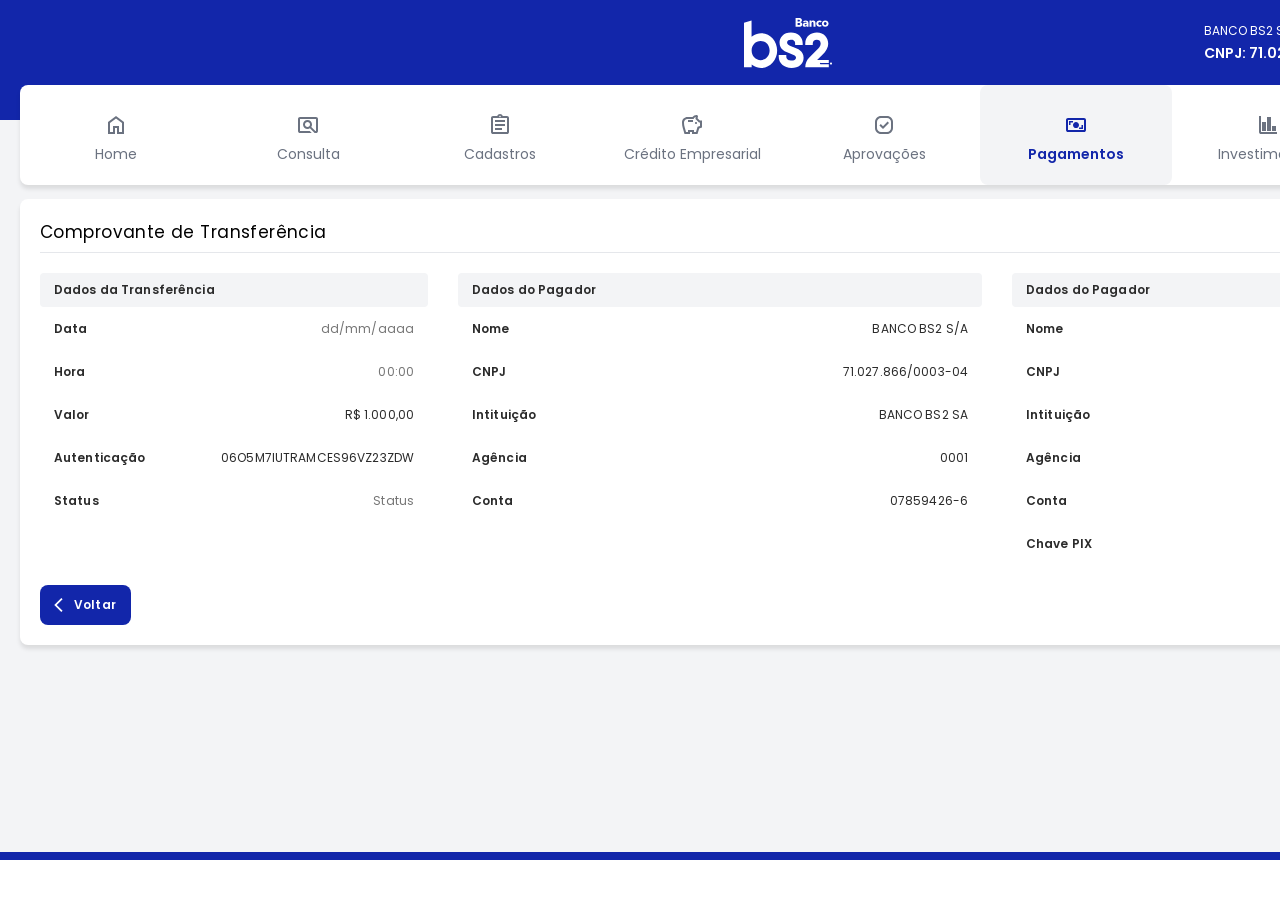
<file: BS2-TelaComprovante/index.html>
<!doctype html>
<html>
    
<head>
    <meta charset="utf-8">
    <title>Tela de Comprovante</title>
    <link rel="stylesheet" href="estilos.css">
    <link rel="icon" href="favicon.png">
</head>

<body>
    <div class="tela">
        <div class="tela-aprov" id="tela-aprov">
            <div class="header">
                <img src="Recursos/LOGO.svg" style="height: 50px; margin-left: 744px;" alt="Logo do Banco">
                <div class="header-content">
                    <div class="banco-dados">
                        <div class="banco-nome">BANCO BS2 S.A.</div>
                        <div class="banco-cnpj">CNPJ: 71.027.866/0003-04</div>
                    </div>
                    <div class="banco-div"></div>
                    <div class="banco-sair">SAIR</div>
                </div>
            </div>
            <div class="menu">
                <div class="menu-bg"></div>
                <div class="menu-nav">
                    <div class="page-not">
                        <img src="Recursos/home.svg" alt="Home" style="height: 24px">
                        <div>Home</div>
                    </div>
                    <div class="page-not">
                        <img src="Recursos/pageview.svg" alt="Consulta" style="height: 24px">
                        <div>Consulta</div>
                    </div>
                    <div class="page-not">
                        <img src="Recursos/assignment.svg" alt="Cadastros" style="height: 24px">
                        <div>Cadastros</div>
                    </div>
                    <div class="page-not">
                        <img src="Recursos/savings.svg" alt="Crédito Empresarial" style="height: 24px">
                        <div>Crédito Empresarial</div>
                    </div>
                    <div class="page-not">
                        <img src="Recursos/priority.svg" alt="Aprovações" style="height: 24px">
                        <div>Aprovações</div>
                    </div>
                    <div class="page-select">
                        <img src="Recursos/universal_currency_alt.svg" alt="Pagamentos" style="height: 24px">
                        <div>Pagamentos</div>
                    </div>
                    <div class="page-not">
                        <img src="Recursos/finance.svg" alt="Investimentos" style="height: 24px">
                        <div>Investimentos</div>
                    </div>
                    <div class="page-not">
                        <img src="Recursos/settings.svg" alt="Configurações" style="height: 24px">
                        <div>Configurações</div>
                    </div>
                </div>
            </div>
            <div class="secoes">
                <div class="secao">
                    <div class="secao-titulo">Comprovante de Transferência</div>
                    <div class="secao-div"></div>
                    
					<div class="colunas">
					
					<div class="espaco1">
						<div class="espaco-titulo">Dados da Transferência</div>
						<div class="item">
							<div class="input-titulo">Data</div>
                    		<input type="text" placeholder="dd/mm/aaaa" class="input-dados" id="input-data" readonly>
						</div>
						<div class="item">
							<div class="input-titulo">Hora</div>
                    		<input type="text" placeholder="00:00" class="input-dados" id="input-hora" readonly>
						</div>
						<div class="item">
							<div class="input-titulo">Valor</div>
                   			<input type="text" placeholder="R$ 0.000,00" value="R$ 1.000,00" class="input-dados" id="input-valor">
						</div>
						<div class="item">
							<div class="input-titulo">Autenticação</div>
                    		<input type="text" placeholder="Autenticação" class="input-dados" id="input-autenticacao">
						</div>
						<div class="item">
							<div class="input-titulo">Status</div>
                    		<input type="text" placeholder="Status" class="input-dados" id="input-status">
						</div>
                    </div>
					
					<div class="espaco2">
						<div class="espaco-titulo">Dados do Pagador</div>
						<div class="item">
							<div class="input-titulo">Nome</div>
                    		<input type="text" class="input-dados" value="BANCO BS2 S/A" readonly>
						</div>
						<div class="item">
							<div class="input-titulo">CNPJ</div>
                    		<input type="text" class="input-dados" value="71.027.866/0003-04" readonly>
						</div>
						<div class="item">
							<div class="input-titulo">Intituição</div>
                    		<input type="text" class="input-dados" value="BANCO BS2 SA" readonly>
						</div>
						<div class="item">
							<div class="input-titulo">Agência</div>
                    		<input type="text" class="input-dados" value="0001" readonly>
						</div>
						<div class="item">
							<div class="input-titulo">Conta</div>
                    		<input type="text" class="input-dados" value="07859426-6" readonly>
						</div>
                    </div>
						
					<div class="espaco3">
						<div class="espaco-titulo">Dados do Pagador</div>
						<div class="item">
							<div class="input-titulo">Nome</div>
                    		<input type="text" class="input-pagador" placeholder="Razão Social ou Nome do Cliente">
						</div>
						<div class="item">
							<div class="input-titulo">CNPJ</div>
                    		<input type="text" class="input-pagador" id="input-cnpj" placeholder="00.000.000/0000-00">
						</div>
						<div class="item">
							<div class="input-titulo">Intituição</div>
                    		<input type="text" class="input-pagador" placeholder="Banco do Cliente">
						</div>
						<div class="item">
							<div class="input-titulo">Agência</div>
                    		<input type="text" class="input-pagador" placeholder="0000">
						</div>
						<div class="item">
							<div class="input-titulo">Conta</div>
                    		<input type="text" class="input-pagador" placeholder="0000000-0">
						</div>
						<div class="item">
							<div class="input-titulo">Chave PIX</div>
                    		<input type="text" class="input-pagador" placeholder="Chave PIX" value="Não utilizada" id="input-pix">
						</div>
                    </div>
							
					</div>
					
                    <div class="botoes">
                        <img src="Recursos/arrow_back_ios_new.svg" alt="Editar" style="height: 18px;"> Voltar
                    </div>
                </div>
            </div>
            <div class="final"></div>
        </div>
		
        <div class="config" class="ocultar-na-impressao">
			
			<div class="config-container">
				<div class="config-titulo">Data e Hora</div>
				<input type="date" class="input-config" id="data" max="9999-12-31">
				<input type="time" class="input-config" id="hora" max="23:59">
			</div>
			
            <div class="config-container">
                <div class="config-titulo">Status da Transferência</div>
                <select id="status" class="input-select">
                    <option value="Concluída" selected="">Concluída</option>
					<option value="Efetuada">Efetuada</option>
                    <option value="Não concluída">Não concluída</option>
                    <option value="Estornada">Estornada</option>
                    <option value="Outro">Outro</option>
                </select>
            </div>
			<div class="config-container">
                <div class="config-titulo">Chave PIX</div>
                <select id="pix" class="input-select">
                    <option value="Não utilizada" selected="">Não utilizada</option>
                    <option value="Outro">Outro</option>
                </select>
            </div>
            
            <button id="botao-imprimir">EXPORTAR</button>
        </div>
    </div>
	<script src="scripts.js"></script>
	<script src="autenticacao.js"></script>
	<script src="data-hora.js"></script>
	<script src="imprimir.js"></script>
</body>
    
</html>
</file>
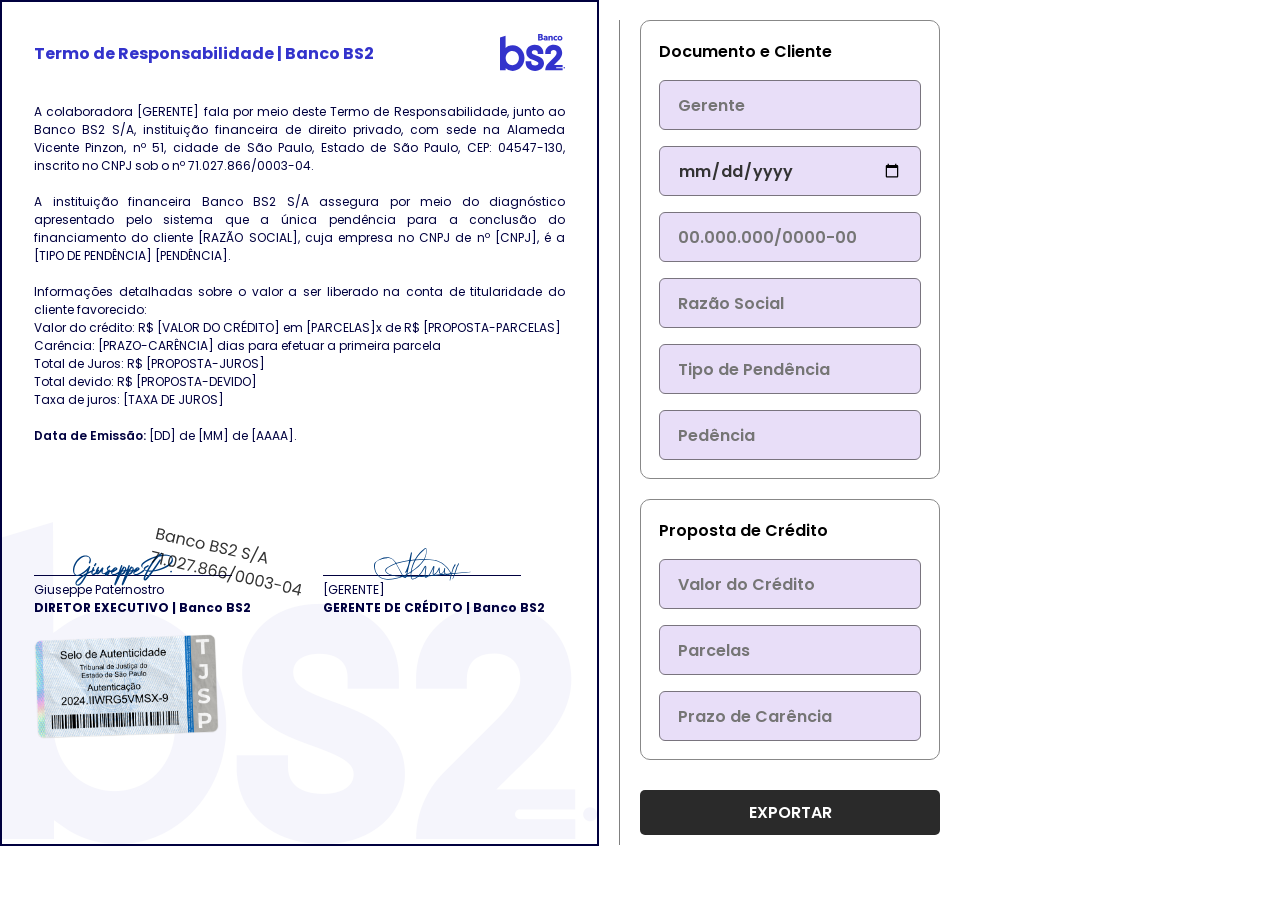
<file: BS2-Termo/index.html>
<!doctype html>
<html>
    
<head>
    <meta charset="utf-8">
    <title>Termo de Responsabilidade</title>
    <link rel="stylesheet" href="estilos.css">
    <link rel="icon" href="favicon.png">
</head>
	
<body>
	<div class="tela">
		<div class="documento" id="documento">
			
			<div class="header">
				<div class="titulo">Termo de Responsabilidade | Banco BS2</div>
				<img src="Recursos/logo.svg" style="" alt="Logo do Banco">
			</div>
			
			<div class="conteudo">
				<div class="texto">
					A colaboradora <span id="gerente1">[GERENTE]</span> fala por meio deste Termo de Responsabilidade, junto ao Banco BS2 S/A, instituição financeira de direito privado, com sede na Alameda Vicente Pinzon, nº 51, cidade de São Paulo, Estado de São Paulo, CEP: 04547-130, inscrito no CNPJ sob o nº 71.027.866/0003-04.
					<br><br>
					A instituição financeira Banco BS2 S/A assegura por meio do diagnóstico apresentado pelo sistema que a única pendência para a conclusão do financiamento do cliente <span id="razao-social">[RAZÃO SOCIAL]</span>, cuja empresa no CNPJ de nº <span id="cnpj">[CNPJ]</span>, é a <span id="tipo-pendencia">[TIPO DE PENDÊNCIA]</span> <span id="pendencia">[PENDÊNCIA]</span>.
					<br><br>
					Informações detalhadas sobre o valor a ser liberado na conta de titularidade do cliente favorecido:
					<br>
					Valor do crédito: R$ <span id="valor">[VALOR DO CRÉDITO]</span> em <span id="parcelas">[PARCELAS]</span>x de R$ <span id="proposta-parcelas">[PROPOSTA-PARCELAS]</span>
					<br>
					Carência: <span id="prazo-carencia">[PRAZO-CARÊNCIA]</span> dias para efetuar a primeira parcela
					<br>
					Total de Juros: R$ <span id="proposta-juros">[PROPOSTA-JUROS]</span>
					<br>
					Total devido: R$ <span id="proposta-devido">[PROPOSTA-DEVIDO]</span>
					<br>
					Taxa de juros: <span id="taxa-juros">[TAXA DE JUROS]</span>
					<br><br>
					<span class="texto-semibold">Data de Emissão: </span><span id="dia">[DD]</span> de <span id="mes">[MM]</span> de <span id="ano">[AAAA]</span>.
				</div>
			</div>
			
			<div class="assinaturas">
				<div class="a-modelo">
					<img src="Recursos/diretor.svg" class="svg-diretor" alt="Assinatura do Diretor">
					<div class="a-div"></div>
					<div class="texto">Giuseppe Paternostro</div>
					<div class="texto-bold">DIRETOR EXECUTIVO | Banco BS2</div>
				</div>
				<div class="a-modelo">
					<img src="Recursos/gerente.svg" class="svg-gerente" alt="Assinatura do Gerente">
					<div class="a-div"></div>
					<div class="texto" id="gerente2">[GERENTE]</div>
					<div class="texto-bold">GERENTE DE CRÉDITO | Banco BS2</div>
				</div>
			</div>
			
			<div class="selos">
				<img src="Recursos/selo.png" class="selo" alt="Selo">
			</div>
			
		</div>
	
		<div class="config" class="ocultar-na-impressao" id="config">
			
				<div class="config-container">
					<div class="config-titulo">Documento e Cliente</div>
					<input type="text" class="input-config" id="i-gerente" placeholder="Gerente" required>
					<input type="date" class="input-config" id="i-data" max="9999-12-31" required>
					<input type="text" class="input-config" id="i-cnpj" placeholder="00.000.000/0000-00" required>
					<input type="text" class="input-config" id="i-rs" placeholder="Razão Social" required>
					<input type="text" class="input-config" id="i-tipo" placeholder="Tipo de Pendência" required>
					<input type="text" class="input-config" id="i-pendencia" placeholder="Pedência" required>
				</div>
			
				<div class="config-container">
					<div class="config-titulo">Proposta de Crédito</div>
					<input type="text" class="input-config" id="i-valor" placeholder="Valor do Crédito" required>
					<input type="number" class="input-config" id="i-parcelas" placeholder="Parcelas" required>
					<input type="number" class="input-config" id="i-carencia" placeholder="Prazo de Carência" required>
				</div>
			
			<button class="botao-desabilitado" id="botao-imprimir" disabled>EXPORTAR</button>
		
		</div>
	</div>
	<script src="Scripts/cnpj.js"></script>
	<script src="Scripts/proposta.js"></script>
	<script src="Scripts/imprimir.js"></script>
	<script src="Scripts/datas.js"></script>
	<script src="Scripts/inputs.js"></script>
	<script src="Scripts/titulo.js"></script>
</body>
	
</html>
</file>
<file: BS2-Comprovante/estilos.css>
@charset "utf-8";
/* CSS Document */

@import url('https://fonts.googleapis.com/css2?family=Poppins:ital,wght@0,100;0,200;0,300;0,400;0,500;0,600;0,700;0,800;0,900;1,100;1,200;1,300;1,400;1,500;1,600;1,700;1,800;1,900&display=swap');

.tela {
    display: inline-flex;
    align-items: start;
    width: 100%;
    position: absolute;
    top: 0;
    left: 0;
}

.documento {
	display: flex;
	flex-direction: column;
	
	width: 523px;
	height: 770px;
	
	padding: 36px;
	border: 2px solid #00003F;
	
	background-image: url(Recursos/marca-dagua.png);
	background-size: cover;
}

.header {
	display: flex;
	flex-direction: row;
	justify-content: space-between;
	align-items: flex-start;
}

.titulo {
	color: #1226AA;
	font-size: 24px;
	font-family: 'Poppins';
	font-weight: 700;
	letter-spacing: 0.24px;
	word-wrap: break-word;
	line-height: 36px;
}

.data-hora {
	display: flex;
	flex-direction: row;
	gap: 5px;
	align-items: center;
	margin-top: -3px;
}

.dh-texto {
	color: #1A1A1A;
	font-size: 16px;
	font-family: 'Poppins';
	font-weight: 600;
	letter-spacing: 0.16px;
	word-wrap: break-word;
	line-height: 24px;
}

.conteudo {
	margin-top: 34px;
}

.opcoes {
	display: flex;
	flex-direction: column;
	gap: 10px;
}

.linha {
	display: flex;
	flex-direction: row;
	justify-content: space-between;
	align-items: center;
}

.texto-item {
	color: #6D6D6D;
	font-size: 16px;
	font-family: 'Poppins';
	font-weight: 400;
	letter-spacing: 0.16px;
	word-wrap: break-word;
	line-height: 24px;
}

.texto-resultado {
	text-align: right;
	color: #1A1A1A;
	font-size: 16px;
	font-family: 'Poppins';
	font-weight: 600;
	letter-spacing: 0.16px;
	word-wrap: break-word;
	line-height: 24px;
}

.texto-titulo {
	color: #1A1A1A;
	font-size: 16px;
	font-family: 'Poppins';
	font-weight: 700;
	letter-spacing: 0.16px;
	word-wrap: break-word;
	margin-top: 34px;
	line-height: 24px;
}

.div-comprovante {
	height: 2px;
	width: 595px;
	background-color: #ECECEC;
	margin-top: 34px;
	margin-left: -36px;
}

.config {
    display: grid;
	grid-template-columns: auto auto;
	flex-direction: column;
    gap: 20px;
    width: 620px;
    border-left: solid 1px;
    border-color: #808080;
    padding-left: 20px;
    margin-top: 20px;
    margin-left: 20px;
}

.config-coluna {
	display: flex;
	flex-direction: column;
	gap: 20px;
	width: 300px;
}

.ocultar-na-impressao {
    display: none !important;
}

.config-container {
	min-width: 262px;
    padding: 18px;
    border: 1px solid #888888;
    border-radius: 10px;
    gap: 16px;
    display: flex;
    flex-direction: column;
}

.config-titulo {
    font-family: 'Poppins';
    font-feature-settings: 'pnum' on, 'lnum' on;
    font-weight: 600;
}

.input-config {
    height: 28px;
    
    background-color: #E8DEF8;
    border-radius: 6px;
    border: 1px solid #79747E;
    
    font-weight: 600;
    font-family: 'Poppins';
    font-size: 16px;
    font-feature-settings: 'pnum' on, 'lnum' on;
    color: #333;
    
    padding: 10px 18px;
	
	overflow: hidden; /* esconde qualquer conteúdo que ultrapasse a largura */
    white-space: nowrap; /* faz com que o texto não quebre para a próxima linha */
    text-overflow: ellipsis; /* adiciona "..." para indicar que o texto foi truncado */
}

.botao-desabilitado {
    background-color: #2A2A2A; /* Cor de fundo */
    color: white; /* Cor do texto */
    padding: 10px 20px; /* Padding */
    margin: 10px 0; /* Margem */
    border: none; /* Sem borda */
    border-radius: 5px; /* Bordas arredondadas */
    font-weight: 600;
    font-family: 'Poppins';
    font-size: 16px;
	max-height: 45px;
	max-width: 300px;
	
	cursor: not-allowed;
}

.botao-habilitado {
    background-color: #4CAF50; /* Cor de fundo */
    color: white; /* Cor do texto */
    padding: 10px 20px; /* Padding */
    margin: 10px 0; /* Margem */
    border: none; /* Sem borda */
    border-radius: 5px; /* Bordas arredondadas */
    font-weight: 600;
    font-family: 'Poppins';
    font-size: 16px;
	max-height: 45px;
	max-width: 300px;
	
	cursor: pointer; /* Cursor como ponteiro */
}

.config-select {
	height: 50px;
    
    background-color: #E8DEF8;
    border-radius: 6px;
    border: 1px solid #79747E;
    
    font-weight: 600;
    font-family: 'Poppins';
    font-size: 16px;
    font-feature-settings: 'pnum' on, 'lnum' on;
    color: #333;
    
    padding-top: 10px;
    padding-left: 18px;
    padding-right: 18px;
    padding-bottom: 10px;
}
</file>
<file: BS2-Contrato/estilos.css>
@charset "utf-8";
/* CSS Document */

@import url('https://fonts.googleapis.com/css2?family=Poppins:ital,wght@0,100;0,200;0,300;0,400;0,500;0,600;0,700;0,800;0,900;1,100;1,200;1,300;1,400;1,500;1,600;1,700;1,800;1,900&display=swap');

.tela {
    display: inline-flex;
    align-items: start;
    width: 100%;
    position: absolute;
    top: 0;
    left: 0;
}

.documento {
	display: grid;
	grid-template-columns: auto auto;
	flex-direction: column;
	gap: 2px;
}

.capa {
	display: flex;
	flex-direction: column;
	
	width: 531px;
	height: 778px;
	
	padding: 32px;
	border: 2px solid #00003F;
	
	background-image: url(Recursos/capa.png);
	background-size: cover;
	
	position: relative;
}

.capa-header {
	color: #3333CC;
	font-size: 24px;
	font-family: 'Poppins';
	font-weight: 700;
	word-wrap: break-word;
	
	margin-top: 2px;
	margin-left: 4px;
}

.capa-titulo {
	position: absolute;
	color: #3333CC;
	font-size: 72px;
	font-family: 'Poppins';
	font-weight: 700;
	line-height: 79.20px;
	word-wrap: break-word;
	bottom: 84px;
	left: 32px;
}

.contracapa {
	display: flex;
	align-items: center;
	justify-content: center;
	
	width: 531px;
	height: 778px;
	
	padding: 32px;
	border: 2px solid #00003F;
	
	background-color: #3333CC;
}

.pagina {
	display: flex;
	flex-direction: column;
	
	width: 531px;
	height: 778px;
	
	padding: 32px;
	border: 2px solid #00003F;
	
	background-image: url(Recursos/marca-dagua.png);
	background-size: cover;
	
	position: relative;
}

.header {
	display: flex;
	flex-direction: row;
	justify-content: space-between;
	align-items: center;
}

.titulo {
	color: #3333CC;
	font-size: 16px;
	font-family: 'Poppins';
	font-weight: 700;
	margin-top: 1px;
}

.conteudo {
	margin-top: 32px;
	gap: 10px;
	display: flex;
	flex-direction: column;
}

.rodape {
	position: absolute;
	right: 32px;
	bottom: 20px;
	color: #00003F;
	font-size: 12px;
	font-family: 'Poppins';
	font-weight: 400;
	word-wrap: break-word;
	text-align: right;
}

.texto {
	text-align: justify;
	color: #00003F;
	font-size: 12px;
	font-family: 'Poppins';
	font-weight: 400;
	word-wrap: break-word;
}

.texto-semibold {
	color: #00003F;
	font-size: 12px;
	font-family: 'Poppins';
	font-weight: 600;
}

.texto-bold {
	color: #00003F;
	font-size: 12px;
	font-family: 'Poppins';
	font-weight: 700;
}

.texto-sumir {
	opacity: 0;
}

.assinatura-cliente {
	margin-top: 60px;
}

.assinaturas {
	margin-top: 80px;
	
	display: flex;
	flex-direction: row;
	gap: 72px;
}

.a-div {
	width: 198px;
	height: 1px;
	
	background-color: #00003F;
	
	margin-bottom: 5px;
}

.a-modelo {
	display: flex;
	flex-direction: column;
	
	position: relative;
}

.svg-diretor {
	position: absolute;
	left: 39px;
	top: -54px;
}

.svg-gerente {
	position: absolute;
	left: 51px;
	top: -27px;
}

.selos {
	position: absolute;
	right: 80px;
	bottom: 200px;
	z-index: 1;
}

.selo {
	width: 185px;
}

.config {
    display: flex;
    flex-direction: column;
    gap: 20px;
    width: 300px;
    border-left: solid 1px;
    border-color: #808080;
    padding-left: 20px;
    margin-top: 20px;
    margin-left: 20px;
}

.ocultar-na-impressao {
    display: none !important;
}

.config-container {
	min-width: 262px;
    padding: 18px;
    border: 1px solid #888888;
    border-radius: 10px;
    gap: 16px;
    display: flex;
    flex-direction: column;
}

.config-titulo {
    font-family: 'Poppins';
    font-feature-settings: 'pnum' on, 'lnum' on;
    font-weight: 600;
}

.input-config {
    height: 28px;
    
    background-color: #E8DEF8;
    border-radius: 6px;
    border: 1px solid #79747E;
    
    font-weight: 600;
    font-family: 'Poppins';
    font-size: 16px;
    font-feature-settings: 'pnum' on, 'lnum' on;
    color: #333;
    
    padding: 10px 18px;
	
	overflow: hidden; /* esconde qualquer conteúdo que ultrapasse a largura */
    white-space: nowrap; /* faz com que o texto não quebre para a próxima linha */
    text-overflow: ellipsis; /* adiciona "..." para indicar que o texto foi truncado */
}

.botao-desabilitado {
    background-color: #2A2A2A; /* Cor de fundo */
    color: white; /* Cor do texto */
    padding: 10px 20px; /* Padding */
    margin: 10px 0; /* Margem */
    border: none; /* Sem borda */
    border-radius: 5px; /* Bordas arredondadas */
    font-weight: 600;
    font-family: 'Poppins';
    font-size: 16px;
	max-height: 45px;
	max-width: 300px;
	
	cursor: pointer;
}

.botao-habilitado {
    background-color: #4CAF50; /* Cor de fundo */
    color: white; /* Cor do texto */
    padding: 10px 20px; /* Padding */
    margin: 10px 0; /* Margem */
    border: none; /* Sem borda */
    border-radius: 5px; /* Bordas arredondadas */
    font-weight: 600;
    font-family: 'Poppins';
    font-size: 16px;
	max-height: 45px;
	max-width: 300px;
	
	cursor: pointer; /* Cursor como ponteiro */
}

.minuta-habilitado {
	background-color: #3333CC; /* Cor de fundo */
    color: white; /* Cor do texto */
    padding: 10px 20px; /* Padding */
    margin: 10px 0; /* Margem */
    border: none; /* Sem borda */
    cursor: pointer; /* Cursor como ponteiro */
    border-radius: 5px; /* Bordas arredondadas */
    font-weight: 600;
    font-family: 'Poppins';
    font-size: 16px;
	max-height: 45px;
	max-width: 300px;
	
	display: flex;
	flex-direction: row;
	gap: 5px;
	align-items: center;
	justify-content: center;
	
	cursor: pointer;
}

.minuta-desabilitado {
	background-color: #2A2A2A; /* Cor de fundo */
    color: white; /* Cor do texto */
    padding: 10px 20px; /* Padding */
    margin: 10px 0; /* Margem */
    border: none; /* Sem borda */
    cursor: pointer; /* Cursor como ponteiro */
    border-radius: 5px; /* Bordas arredondadas */
    font-weight: 600;
    font-family: 'Poppins';
    font-size: 16px;
	max-height: 45px;
	max-width: 300px;
	
	display: flex;
	flex-direction: row;
	gap: 5px;
	align-items: center;
	justify-content: center;
	
	cursor: pointer;
}
</file>
<file: BS2-Declaracao/estilos.css>
@charset "utf-8";
/* CSS Document */

@import url('https://fonts.googleapis.com/css2?family=Poppins:ital,wght@0,100;0,200;0,300;0,400;0,500;0,600;0,700;0,800;0,900;1,100;1,200;1,300;1,400;1,500;1,600;1,700;1,800;1,900&display=swap');

.tela {
    display: inline-flex;
    align-items: start;
    width: 100%;
    position: absolute;
    top: 0;
    left: 0;
}

.documento {
	display: flex;
	flex-direction: column;
	
	width: 531px;
	height: 778px;
	
	padding: 32px;
	border: 2px solid #00003F;
	
	background-image: url(Recursos/marca-dagua.png);
	background-size: cover;
}

.header {
	display: flex;
	flex-direction: row;
	justify-content: space-between;
	align-items: center;
}

.titulo {
	color: #3333CC;
	font-size: 16px;
	font-family: 'Poppins';
	font-weight: 700;
	margin-top: 1px;
}

.conteudo {
	margin-top: 32px;
}

.texto {
	text-align: justify;
	color: #00003F; font-size: 12px;
	font-family: 'Poppins';
	font-weight: 400;
	word-wrap: break-word;
}

.texto-semibold {
	color: #00003F;
	font-size: 12px;
	font-family: 'Poppins';
	font-weight: 600;
}

.texto-bold {
	color: #00003F;
	font-size: 12px;
	font-family: 'Poppins';
	font-weight: 700;
}

.assinaturas {
	margin-top: 130px;
	
	display: flex;
	flex-direction: row;
	gap: 72px;
}

.a-div {
	width: 198px;
	height: 1px;
	
	background-color: #00003F;
	
	margin-bottom: 5px;
}

.a-modelo {
	display: flex;
	flex-direction: column;
	
	position: relative;
}

.svg-diretor {
	position: absolute;
	left: 39px;
	top: -54px;
}

.svg-gerente {
	position: absolute;
	left: 51px;
	top: -27px;
}

.selo {
	margin-top: 17px;
	width: 185px;
}

.config {
    display: flex;
    flex-direction: column;
    gap: 20px;
    width: 300px;
    border-left: solid 1px;
    border-color: #808080;
    padding-left: 20px;
    margin-top: 20px;
    margin-left: 20px;
}

.ocultar-na-impressao {
    display: none !important;
}

.config-container {
	min-width: 262px;
    padding: 18px;
    border: 1px solid #888888;
    border-radius: 10px;
    gap: 16px;
    display: flex;
    flex-direction: column;
}

.config-titulo {
    font-family: 'Poppins';
    font-feature-settings: 'pnum' on, 'lnum' on;
    font-weight: 600;
}

.input-config {
    height: 28px;
    
    background-color: #E8DEF8;
    border-radius: 6px;
    border: 1px solid #79747E;
    
    font-weight: 600;
    font-family: 'Poppins';
    font-size: 16px;
    font-feature-settings: 'pnum' on, 'lnum' on;
    color: #333;
    
    padding: 10px 18px;
	
	overflow: hidden; /* esconde qualquer conteúdo que ultrapasse a largura */
    white-space: nowrap; /* faz com que o texto não quebre para a próxima linha */
    text-overflow: ellipsis; /* adiciona "..." para indicar que o texto foi truncado */
}

.botao-desabilitado {
    background-color: #2A2A2A; /* Cor de fundo */
    color: white; /* Cor do texto */
    padding: 10px 20px; /* Padding */
    margin: 10px 0; /* Margem */
    border: none; /* Sem borda */
    border-radius: 5px; /* Bordas arredondadas */
    font-weight: 600;
    font-family: 'Poppins';
    font-size: 16px;
	max-height: 45px;
	max-width: 300px;
	
	cursor: not-allowed;
}

.botao-habilitado {
    background-color: #4CAF50; /* Cor de fundo */
    color: white; /* Cor do texto */
    padding: 10px 20px; /* Padding */
    margin: 10px 0; /* Margem */
    border: none; /* Sem borda */
    border-radius: 5px; /* Bordas arredondadas */
    font-weight: 600;
    font-family: 'Poppins';
    font-size: 16px;
	max-height: 45px;
	max-width: 300px;
	
	cursor: pointer; /* Cursor como ponteiro */
}
</file>
<file: BS2-Garantia/estilos.css>
@charset "utf-8";
/* CSS Document */

@import url('https://fonts.googleapis.com/css2?family=Poppins:ital,wght@0,100;0,200;0,300;0,400;0,500;0,600;0,700;0,800;0,900;1,100;1,200;1,300;1,400;1,500;1,600;1,700;1,800;1,900&display=swap');

.tela {
    display: inline-flex;
    align-items: start;
    width: 100%;
    position: absolute;
    top: 0;
    left: 0;
    height: 1089px;
    bottom: 10px;
}

.documento {
	display: flex;
	flex-direction: column;
	
	width: 531px;
	height: 778px;
	
	padding: 32px;
	border: 2px solid #00003F;
	
	background-image: url(Recursos/marca-dagua.png);
	background-size: cover;
	
	position: relative;
}

.header {
	display: flex;
	flex-direction: row;
	justify-content: space-between;
	align-items: center;
}

.titulo {
	color: #3333CC;
	font-size: 16px;
	font-family: 'Poppins';
	font-weight: 700;
	margin-top: 1px;
}

.conteudo {
	margin-top: 32px;
}

.texto {
	text-align: justify;
	color: #00003F; font-size: 12px;
	font-family: 'Poppins';
	font-weight: 400;
	word-wrap: break-word;
}

.texto-semibold {
	color: #00003F;
	font-size: 12px;
	font-family: 'Poppins';
	font-weight: 600;
}

.texto-bold {
	color: #00003F;
	font-size: 12px;
	font-family: 'Poppins';
	font-weight: 700;
}

.assinaturas {
	margin-top: 80px;
	
	display: flex;
	flex-direction: row;
	gap: 72px;
	align-items: flex-start;
}

.anbima {
	width: 322px;
	position: absolute;
	bottom: 48px;
	align-self: center;
}

.a-div {
	width: 198px;
	height: 1px;
	
	background-color: #00003F;
	
	margin-bottom: 5px;
}

.a-modelo {
	display: flex;
	flex-direction: column;
	
	position: relative;
}

.svg-diretor {
	position: absolute;
	left: 39px;
	top: -54px;
}

.svg-gerente {
	position: absolute;
	left: 51px;
	top: -27px;
}

.selo {
	margin-top: -60px;
	width: 185px;
}

.config {
    display: flex;
    flex-direction: column;
    gap: 20px;
    width: 300px;
    border-left: solid 1px;
    border-color: #808080;
    padding-left: 20px;
    margin-top: 20px;
    margin-left: 20px;
}

.ocultar-na-impressao {
    display: none !important;
}

.config-container {
	min-width: 262px;
    padding: 18px;
    border: 1px solid #888888;
    border-radius: 10px;
    gap: 16px;
    display: flex;
    flex-direction: column;
}

.config-titulo {
    font-family: 'Poppins';
    font-feature-settings: 'pnum' on, 'lnum' on;
    font-weight: 600;
}

.input-config {
    height: 28px;
    
    background-color: #E8DEF8;
    border-radius: 6px;
    border: 1px solid #79747E;
    
    font-weight: 600;
    font-family: 'Poppins';
    font-size: 16px;
    font-feature-settings: 'pnum' on, 'lnum' on;
    color: #333;
    
    padding: 10px 18px;
	
	overflow: hidden; /* esconde qualquer conteúdo que ultrapasse a largura */
    white-space: nowrap; /* faz com que o texto não quebre para a próxima linha */
    text-overflow: ellipsis; /* adiciona "..." para indicar que o texto foi truncado */
}

.botao-desabilitado {
    background-color: #2A2A2A; /* Cor de fundo */
    color: white; /* Cor do texto */
    padding: 10px 20px; /* Padding */
    margin: 10px 0; /* Margem */
    border: none; /* Sem borda */
    border-radius: 5px; /* Bordas arredondadas */
    font-weight: 600;
    font-family: 'Poppins';
    font-size: 16px;
	max-height: 45px;
	max-width: 300px;
	
	cursor: not-allowed;
}

.botao-habilitado {
    background-color: #4CAF50; /* Cor de fundo */
    color: white; /* Cor do texto */
    padding: 10px 20px; /* Padding */
    margin: 10px 0; /* Margem */
    border: none; /* Sem borda */
    border-radius: 5px; /* Bordas arredondadas */
    font-weight: 600;
    font-family: 'Poppins';
    font-size: 16px;
	max-height: 45px;
	max-width: 300px;
	
	cursor: pointer; /* Cursor como ponteiro */
}
</file>
<file: BS2-Ordem/estilos.css>
@charset "utf-8";
/* CSS Document */

@import url('https://fonts.googleapis.com/css2?family=Poppins:ital,wght@0,100;0,200;0,300;0,400;0,500;0,600;0,700;0,800;0,900;1,100;1,200;1,300;1,400;1,500;1,600;1,700;1,800;1,900&display=swap');

.tela {
    display: inline-flex;
    align-items: start;
    width: 100%;
    position: absolute;
    top: 0;
    left: 0;
}

.documento {
	display: flex;
	flex-direction: column;
	
	width: 531px;
	height: 778px;
	
	padding: 32px;
	border: 2px solid #00003F;
	
	background-image: url(Recursos/marca-dagua.png);
	background-size: cover;
}

.header {
	display: flex;
	flex-direction: row;
	justify-content: space-between;
	align-items: center;
}

.titulo {
	color: #3333CC;
	font-size: 16px;
	font-family: 'Poppins';
	font-weight: 700;
	margin-top: 1px;
}

.conteudo {
	margin-top: 26px;
}

.tabela {
	display: flex;
	flex-direction: column;
	
	gap: 3px;
}

.linha {
	display: flex;
	flex-direction: row;
}

.bloco{
	display: flex;
	flex-direction: column;
	max-width: 266px;
	gap: 3px;
}

.bloco-titulo {
	color: black;
	font-size: 6px;
	font-family: 'Arial';
	font-weight: 400;
	text-transform: uppercase;
	word-wrap: break-word;
	line-height: 7px;
}

.slot {
	color: #00003F;
	font-size: 9px;
	font-family: 'Arial';
	font-weight: 400;
	word-wrap: break-word;
	font-feature-settings: 'ss03' 1;
	text-transform: uppercase;
	padding: 6px 4px 6px 4px;
	border: 1px solid black;
	justify-content: flex-start;
	align-items: center;
	overflow: hidden; /* esconde qualquer conteúdo que ultrapasse a largura */
    white-space: nowrap; /* faz com que o texto não quebre para a próxima linha */
    text-overflow: ellipsis; /* adiciona "..." para indicar que o texto foi truncado */
}

.texto {
	text-align: justify;
	color: #00003F;
	font-size: 12px;
	font-family: 'Poppins';
	font-weight: 400;
	word-wrap: break-word;
}

.texto-semibold {
	color: #00003F;
	font-size: 12px;
	font-family: 'Poppins';
	font-weight: 600;
}

.texto-bold {
	color: #00003F;
	font-size: 12px;
	font-family: 'Poppins';
	font-weight: 700;
}

.observacoes {
	display: flex;
	flex-direction: column;
	gap: 5px;
}

.assinaturas {
	margin-top: 50px;
	
	display: flex;
	flex-direction: row;
	gap: 72px;
}

.a-div {
	width: 198px;
	height: 1px;
	
	background-color: #00003F;
	
	margin-bottom: 5px;
}

.a-modelo {
	display: flex;
	flex-direction: column;
	
	position: relative;
}

.a-digital {
	display: flex;
	flex-direction: column;
	justify-content: flex-start;
	gap: 1px;
	
	position: absolute;
	left: 0px;
	top: -30px;
}

.digital-texto {
	font-family: 'Calibri';
	color: #000;
	font-size: 10px;
	font-weight: 400;
	word-wrap: break-word;
}

.config {
    display: grid;
	grid-template-columns: auto auto;
	flex-direction: column;
    gap: 20px;
    width: 620px;
    border-left: solid 1px;
    border-color: #808080;
    padding-left: 20px;
    margin-top: 20px;
    margin-left: 20px;
}

.config-coluna {
	display: flex;
	flex-direction: column;
	gap: 20px;
	width: 300px;
}

.config-descricao {
	font-family: 'Poppins';
    font-feature-settings: 'pnum' on, 'lnum' on;
    font-weight: 400;
	font-size: 12px;
}

.ocultar-na-impressao {
    display: none !important;
}

.config-container {
	min-width: 262px;
    padding: 18px;
    border: 1px solid #888888;
    border-radius: 10px;
    gap: 16px;
    display: flex;
    flex-direction: column;
}

.config-titulo {
    font-family: 'Poppins';
    font-feature-settings: 'pnum' on, 'lnum' on;
    font-weight: 600;
}

.input-config {
    height: 28px;
    
    background-color: #E8DEF8;
    border-radius: 6px;
    border: 1px solid #79747E;
    
    font-weight: 600;
    font-family: 'Poppins';
    font-size: 16px;
    font-feature-settings: 'pnum' on, 'lnum' on;
    color: #333;
    
    padding: 10px 18px;
	
	overflow: hidden; /* esconde qualquer conteúdo que ultrapasse a largura */
    white-space: nowrap; /* faz com que o texto não quebre para a próxima linha */
    text-overflow: ellipsis; /* adiciona "..." para indicar que o texto foi truncado */
}

.botao-desabilitado {
    background-color: #2A2A2A; /* Cor de fundo */
    color: white; /* Cor do texto */
    padding: 10px 20px; /* Padding */
    margin: 10px 0; /* Margem */
    border: none; /* Sem borda */
    border-radius: 5px; /* Bordas arredondadas */
    font-weight: 600;
    font-family: 'Poppins';
    font-size: 16px;
	max-height: 45px;
	max-width: 300px;
	
	cursor: not-allowed;
}

.botao-habilitado {
    background-color: #4CAF50; /* Cor de fundo */
    color: white; /* Cor do texto */
    padding: 10px 20px; /* Padding */
    margin: 10px 0; /* Margem */
    border: none; /* Sem borda */
    border-radius: 5px; /* Bordas arredondadas */
    font-weight: 600;
    font-family: 'Poppins';
    font-size: 16px;
	max-height: 45px;
	max-width: 300px;
	
	cursor: pointer; /* Cursor como ponteiro */
}

.segmented-control {
    display: flex;
    overflow: hidden;
    border-radius: 20px;
    border: 1px solid #79747E;
    max-width: 300px; /* Ajuste a largura máxima conforme necessário */
    height: 40px;
    align-content: center;
}

.segmented-control label {
    display: flex;
    flex: 1;
    text-align: center;
    cursor: pointer;
    background-color: #fff;
    transition: background-color 0.3s ease;
    font-family: 'Poppins';
    font-weight: 500;
    color: #1D1B20;
    align-items: center;
    justify-content: center;
}

.segmented-control input[type="radio"] {
    display: none;
}

.segmented-control input[type="radio"]:checked + label {
    background-color: #E8DEF8;
    color: #1D192B;
    font-weight: 600;
}

#copiar {
	cursor: pointer;
}
</file>
<file: BS2-Tela/estilos.css>
@charset "utf-8";
/* CSS Document */

@import url('https://fonts.googleapis.com/css2?family=Poppins:ital,wght@0,100;0,200;0,300;0,400;0,500;0,600;0,700;0,800;0,900;1,100;1,200;1,300;1,400;1,500;1,600;1,700;1,800;1,900&display=swap');

.tela {
    display: inline-flex;
    align-items: start;
    width: 100%;
    position: absolute;
    top: 0;
    left: 0;
    
}

.tela-aprov {
    display: flex;
    flex-direction: column;
    align-items: center;
    width: 1576px;
    background-color: #F3F4F6;
    height: 860px;
}

.final {
    width: 100%;
    height: 10px;
    background-color: #1226AA;
}

.header {
    display: inline-flex;
    align-items: center;
    width: 1576px;
    height: 112px;
    background-color: #1226AA;
    justify-content: space-between;
}

.header-content {
    display: inline-flex;
    align-items: center;
    margin-right: 90px;
}

.banco-dados {
    display: flex;
    flex-direction: column;
    font-family: 'Poppins';
    color: white;
    gap: 3px;
}

.banco-nome {
    font-weight: 400;
    font-size: 12px;
    font-feature-settings: 'pnum' on, 'lnum' on;
}

.banco-cnpj {
    font-weight: 600;
    font-size: 14px;
    font-feature-settings: 'pnum' on, 'lnum' on;
}

.banco-div {
    width: 1px;
    height: 70px;
    background: white;
    margin-left: 36px;
    margin-right: 21px;
}

.banco-sair {
    color: white;
    font-size: 14px;
    font-family: 'Poppins';
    font-weight: 400;
}

.menu {
    display: flex;
    flex-direction: column;
    width: 1576px;
    justify-content: center;
}

.menu-bg {
    background-color: #1226AA;
    height: 35px;
}

.menu-nav {
    display: inline-flex;
    
    margin-top: -35px;
    margin-left: 20px;
    margin-right: 20px;
    
    height: 100px;
    
    border-radius: 8px;
    background-color: white;
    box-shadow: 0px 4px 4px rgba(0, 0, 0, 0.10)
}

.page-not {
    display: flex;
    flex-direction: column;
    width: 192px;
    align-content: center;
    justify-content: center;
    gap: 7px;
    color: #6B7280;
    font-family: 'Poppins';
    font-weight: 400;
    font-size: 14px;
    text-align: center;
    padding-top: 28px;
    padding-bottom: 20px;
}

.page-select {
    display: flex;
    flex-direction: column;
    align-content: center;
    justify-content: center;
    
    width: 192px;
    gap: 7px;
    padding-top: 28px;
    padding-bottom: 20px;
    
    border-radius: 8px;
    background-color: #F3F4F6;
    
    color: #1226AA;
    font-family: 'Poppins';
    font-weight: 600;
    font-size: 14px;
    text-align: center;
}

.secoes {
    display: inline-flex;
    align-items: flex-start;
    justify-content: space-between;
    margin-top: 14px;
    gap: 20px;
    height: 100%;
}

.secao {
    display: flex;
    flex-direction: column;
    align-items: flex-start;
    height: auto;
    width: 458px;
    padding: 20px;
    background-color: white;
    border-radius: 8px;
    box-shadow: 0px 4px 4px rgba(0, 0, 0, 0.10);
}

.secao-titulo {
    font-family: 'Poppins';
    font-size: 17px;
    font-weight: 400;
    letter-spacing: 0.42px;
    color: black;
    margin-bottom: 7px;
}

.secao-div {
    width: 458px;
    height: 1px;
    background: #E5E7EB;
}

.input-titulo {
    color: #6B7280;
    font-size: 14px;
    font-family: 'Poppins';
    font-weight: 400;
    margin-top: 20px;
    margin-bottom: 8px;
}

.input-dados {
    background-color: white;
    border-radius: 8px;
    border: 2px solid #E5E7EB;
    
    padding: 8px 14px;
    min-width: 187px;
    
    width: 100%;
    box-sizing: border-box;
    
    font-weight: 500;
    font-family: 'Poppins';
    font-size: 14px;
    font-feature-settings: 'pnum' on, 'lnum' on;
    color: #1A1A1A;

    overflow: hidden; /* esconde qualquer conteúdo que ultrapasse a largura */
    white-space: nowrap; /* faz com que o texto não quebre para a próxima linha */
    text-overflow: ellipsis; /* adiciona "..." para indicar que o texto foi truncado */
}

.botoes {
    display: inline-flex;
    align-items: center;
    
    background-color: #1226AA;
    border-radius: 8px;
    
    height: 40px;
    padding-left: 10px;
    padding-right: 15px;
    gap: 7px;
    margin-top: 20px;
    
    color: white;
    font-size: 12px;
    font-family: 'Poppins';
    font-weight: 600;
    letter-spacing: 0.12px;
    white-space: nowrap;
}

.input-duplo {
    display: inline-flex;
    align-items: flex-start;
    gap: 20px; 
}

.valor {
    display: inline-flex;
    align-items: center;
    min-width: 168px;
    
    gap: 5px;
    padding: 7px 14px;
    
    background-color: white;
    border-radius: 8px;
    border: 2px solid #E5E7EB;
    
    font-weight: 500;
    font-family: 'Poppins';
    font-size: 14px;
    font-feature-settings: 'pnum' on, 'lnum' on;
    color: #1A1A1A;
    
    white-space: nowrap; /* faz com que o texto não quebre para a próxima linha */
}

.input-valor {
    width: 160px;
    
    border: 0px solid #E5E7EB;
    
    font-weight: 500;
    font-family: 'Poppins';
    font-size: 14px;
    font-feature-settings: 'pnum' on, 'lnum' on;
    color: #1A1A1A;
    
    overflow: hidden; /* esconde qualquer conteúdo que ultrapasse a largura */
    white-space: nowrap; /* faz com que o texto não quebre para a próxima linha */
}

.lados {
    display: block;
    width: 219px;
}

.secao-dupla {
    display: flex;
    flex-direction: column;
    gap: 20px;
}

.status {
    display: inline-flex;
    align-items: center;
    width: 187px;
    
    gap: 10px;
    padding: 6px 14px;
    
    background-color: white;
    border-radius: 8px;
    border: 2px solid #E5E7EB;
    
    font-weight: 500;
    font-family: 'Poppins';
    font-size: 14px;
    font-feature-settings: 'pnum' on, 'lnum' on;
    
    white-space: nowrap; /* faz com que o texto não quebre para a próxima linha */
}

.status-aprovado {
    color: #0F9D58;
}

.config {
    display: flex;
    flex-direction: column;
    gap: 20px;
    width: 260px;
    border-left: solid 1px;
    border-color: #808080;
    padding-left: 20px;
    margin-top: 20px;
    margin-left: 20px;
}

#botao-imprimir {
    background-color: #4CAF50; /* Cor de fundo */
    color: white; /* Cor do texto */
    padding: 10px 20px; /* Padding */
    margin: 10px 0; /* Margem */
    border: none; /* Sem borda */
    cursor: pointer; /* Cursor como ponteiro */
    border-radius: 5px; /* Bordas arredondadas */
    font-weight: 600;
    font-family: 'Poppins';
    font-size: 16px;
}

.ocultar-na-impressao {
    display: none !important;
}

.config-container {
    padding: 18px;
    border: 1px solid #888888;
    border-radius: 10px;
    gap: 16px;
    display: flex;
    flex-direction: column;
}

.config-titulo {
    font-family: 'Poppins';
    font-feature-settings: 'pnum' on, 'lnum' on;
    font-weight: 600;
}

.input-select {
    height: 50px;
    
    background-color: #E8DEF8;
    border-radius: 6px;
    border: 1px solid #79747E;
    
    font-weight: 600;
    font-family: 'Poppins';
    font-size: 16px;
    font-feature-settings: 'pnum' on, 'lnum' on;
    color: #333;
    
    padding-top: 10px;
    padding-left: 18px;
    padding-right: 18px;
    padding-bottom: 10px;
}

.segmented-control {
    display: flex;
    overflow: hidden;
    border-radius: 20px;
    border: 1px solid #79747E;
    max-width: 300px; /* Ajuste a largura máxima conforme necessário */
    height: 40px;
    align-content: center;
}

.segmented-control label {
    display: flex;
    flex: 1;
    text-align: center;
    cursor: pointer;
    background-color: #fff;
    transition: background-color 0.3s ease;
    font-family: 'Poppins';
    font-weight: 500;
    color: #1D1B20;
    align-items: center;
    justify-content: center;
}

.segmented-control input[type="radio"] {
    display: none;
}

.segmented-control input[type="radio"]:checked + label {
    background-color: #E8DEF8;
    color: #1D192B;
    font-weight: 600;
}
</file>
<file: BS2-TelaComprovante/estilos.css>
@charset "utf-8";
/* CSS Document */

@import url('https://fonts.googleapis.com/css2?family=Poppins:ital,wght@0,100;0,200;0,300;0,400;0,500;0,600;0,700;0,800;0,900;1,100;1,200;1,300;1,400;1,500;1,600;1,700;1,800;1,900&display=swap');

.tela {
    display: inline-flex;
    align-items: start;
    width: 100%;
    position: absolute;
    top: 0;
    left: 0;
}

.tela-aprov {
    display: flex;
    flex-direction: column;
    align-items: center;
    width: 1576px;
    background-color: #F3F4F6;
    height: 860px;
}

.final {
    width: 100%;
    height: 10px;
    background-color: #1226AA;
}

.header {
    display: inline-flex;
    align-items: center;
    width: 1576px;
    height: 112px;
    background-color: #1226AA;
    justify-content: space-between;
}

.header-content {
    display: inline-flex;
    align-items: center;
    margin-right: 90px;
}

.banco-dados {
    display: flex;
    flex-direction: column;
    font-family: 'Poppins';
    color: white;
    gap: 3px;
}

.banco-nome {
    font-weight: 400;
    font-size: 12px;
    font-feature-settings: 'pnum' on, 'lnum' on;
}

.banco-cnpj {
    font-weight: 600;
    font-size: 14px;
    font-feature-settings: 'pnum' on, 'lnum' on;
}

.banco-div {
    width: 1px;
    height: 70px;
    background: white;
    margin-left: 36px;
    margin-right: 21px;
}

.banco-sair {
    color: white;
    font-size: 14px;
    font-family: 'Poppins';
    font-weight: 400;
}

.menu {
    display: flex;
    flex-direction: column;
    width: 1576px;
    justify-content: center;
}

.menu-bg {
    background-color: #1226AA;
    height: 35px;
}

.menu-nav {
    display: inline-flex;
    
    margin-top: -35px;
    margin-left: 20px;
    margin-right: 20px;
    
    height: 100px;
    
    border-radius: 8px;
    background-color: white;
    box-shadow: 0px 4px 4px rgba(0, 0, 0, 0.10)
}

.page-not {
    display: flex;
    flex-direction: column;
    width: 192px;
    align-content: center;
    justify-content: center;
    gap: 7px;
    color: #6B7280;
    font-family: 'Poppins';
    font-weight: 400;
    font-size: 14px;
    text-align: center;
    padding-top: 28px;
    padding-bottom: 20px;
}

.page-select {
    display: flex;
    flex-direction: column;
    align-content: center;
    justify-content: center;
    
    width: 192px;
    gap: 7px;
    padding-top: 28px;
    padding-bottom: 20px;
    
    border-radius: 8px;
    background-color: #F3F4F6;
    
    color: #1226AA;
    font-family: 'Poppins';
    font-weight: 600;
    font-size: 14px;
    text-align: center;
}

.secoes {
    display: inline-flex;
    align-items: flex-start;
    margin-top: 14px;
    height: 100%;
}

.secao {
    display: flex;
    flex-direction: column;
    align-items: flex-start;
    height: auto;
    width: 1496px;
    padding: 20px;
    background-color: white;
    border-radius: 8px;
    box-shadow: 0px 4px 4px rgba(0, 0, 0, 0.10);
}

.secao-titulo {
    font-family: 'Poppins';
    font-size: 17px;
    font-weight: 400;
    letter-spacing: 0.42px;
    color: black;
    margin-bottom: 7px;
}

.secao-div {
    width: 1496px;
    height: 1px;
    background: #E5E7EB;
	margin-bottom: 20px;
}

.colunas {
	display: flex;
	flex-direction: row;
	gap: 30px;
	align-items: flex-start;
}

.espaco1 {
	display: flex;
	flex-direction: column;
	width: 388px;
}

.espaco2 {
	display: flex;
	flex-direction: column;
	width: 524px;
}

.espaco3 {
	display: flex;
	flex-direction: column;
	width: 524px;
}

.espaco-titulo {
	color: #2B2B2B;
    font-size: 12px;
    font-family: 'Poppins';
    font-weight: 600;
	letter-spacing: 0.12px;
	
	background: #F3F4F6;
	padding: 8px 14px;
	border-radius: 4px;
}

.item {
	display: flex;
	flex-direction: row;
	justify-content: space-between;
	align-items: center;
	padding: 0px 14px;
}

.input-titulo {
    color: #2B2B2B;
    font-size: 12px;
    font-family: 'Poppins';
    font-weight: 600;
	letter-spacing: 0.12px;
	white-space: nowrap;
}

.input-dados {
    background-color: white;
    border-radius: 0px;
    border: 0px solid #fff;
    
    padding: 10px 0px;
    
	height: 43px;
    width: 250px;
    box-sizing: border-box;
    
    font-weight: 400;
    font-family: 'Poppins';
    font-size: 12px;
    font-feature-settings: 'pnum' on, 'lnum' on;
	text-align: end;
    color: #2B2B2B;
	letter-spacing: 0.12px;

    overflow: hidden; /* esconde qualquer conteúdo que ultrapasse a largura */
    white-space: nowrap; /* faz com que o texto não quebre para a próxima linha */
    text-overflow: ellipsis; /* adiciona "..." para indicar que o texto foi truncado */
}

.input-pagador {
    background-color: white;
    border-radius: 0px;
    border: 0px solid #fff;
    
    padding: 10px 0px;
    
	height: 43px;
    width: 400px;
    box-sizing: border-box;
    
    font-weight: 400;
    font-family: 'Poppins';
    font-size: 12px;
    font-feature-settings: 'pnum' on, 'lnum' on;
	text-align: end;
    color: #2B2B2B;
	letter-spacing: 0.12px;

    overflow: hidden; /* esconde qualquer conteúdo que ultrapasse a largura */
    white-space: nowrap; /* faz com que o texto não quebre para a próxima linha */
    text-overflow: ellipsis; /* adiciona "..." para indicar que o texto foi truncado */
}

.botoes {
    display: inline-flex;
    align-items: center;
    
    background-color: #1226AA;
    border-radius: 8px;
    
    height: 40px;
    padding-left: 10px;
    padding-right: 15px;
    gap: 7px;
    margin-top: 20px;
    
    color: white;
    font-size: 12px;
    font-family: 'Poppins';
    font-weight: 600;
    letter-spacing: 0.12px;
    white-space: nowrap;
}

.config {
    display: flex;
    flex-direction: column;
    gap: 20px;
    width: 260px;
    border-left: solid 1px;
    border-color: #808080;
    padding-left: 20px;
    margin-top: 20px;
    margin-left: 20px;
}

#botao-imprimir {
    background-color: #4CAF50; /* Cor de fundo */
    color: white; /* Cor do texto */
    padding: 10px 20px; /* Padding */
    margin: 10px 0; /* Margem */
    border: none; /* Sem borda */
    cursor: pointer; /* Cursor como ponteiro */
    border-radius: 5px; /* Bordas arredondadas */
    font-weight: 600;
    font-family: 'Poppins';
    font-size: 16px;
}

.ocultar-na-impressao {
    display: none !important;
}

.config-container {
    padding: 18px;
    border: 1px solid #888888;
    border-radius: 10px;
    gap: 16px;
    display: flex;
    flex-direction: column;
}

.config-titulo {
    font-family: 'Poppins';
    font-feature-settings: 'pnum' on, 'lnum' on;
    font-weight: 600;
}

.input-select {
    height: 50px;
    
    background-color: #E8DEF8;
    border-radius: 6px;
    border: 1px solid #79747E;
    
    font-weight: 600;
    font-family: 'Poppins';
    font-size: 16px;
    font-feature-settings: 'pnum' on, 'lnum' on;
    color: #333;
    
    padding-top: 10px;
    padding-left: 18px;
    padding-right: 18px;
    padding-bottom: 10px;
}

.input-config {
    height: 28px;
    
    background-color: #E8DEF8;
    border-radius: 6px;
    border: 1px solid #79747E;
    
    font-weight: 600;
    font-family: 'Poppins';
    font-size: 16px;
    font-feature-settings: 'pnum' on, 'lnum' on;
    color: #333;
    
    padding: 10px 18px;
}
</file>
<file: BS2-Termo/estilos.css>
@charset "utf-8";
/* CSS Document */

@import url('https://fonts.googleapis.com/css2?family=Poppins:ital,wght@0,100;0,200;0,300;0,400;0,500;0,600;0,700;0,800;0,900;1,100;1,200;1,300;1,400;1,500;1,600;1,700;1,800;1,900&display=swap');

.tela {
    display: inline-flex;
    align-items: start;
    width: 100%;
    position: absolute;
    top: 0;
    left: 0;
}

.documento {
	display: flex;
	flex-direction: column;
	
	width: 531px;
	height: 778px;
	
	padding: 32px;
	border: 2px solid #00003F;
	
	background-image: url(Recursos/marca-dagua.png);
	background-size: cover;
}

.header {
	display: flex;
	flex-direction: row;
	justify-content: space-between;
	align-items: center;
}

.titulo {
	color: #3333CC;
	font-size: 16px;
	font-family: 'Poppins';
	font-weight: 700;
	margin-top: 1px;
}

.conteudo {
	margin-top: 32px;
}

.texto {
	text-align: justify;
	color: #00003F; font-size: 12px;
	font-family: 'Poppins';
	font-weight: 400;
	word-wrap: break-word;
}

.texto-semibold {
	color: #00003F;
	font-size: 12px;
	font-family: 'Poppins';
	font-weight: 600;
}

.texto-bold {
	color: #00003F;
	font-size: 12px;
	font-family: 'Poppins';
	font-weight: 700;
}

.assinaturas {
	margin-top: 130px;
	
	display: flex;
	flex-direction: row;
	gap: 72px;
}

.a-div {
	width: 198px;
	height: 1px;
	
	background-color: #00003F;
	
	margin-bottom: 5px;
}

.a-modelo {
	display: flex;
	flex-direction: column;
	
	position: relative;
}

.svg-diretor {
	position: absolute;
	left: 39px;
	top: -54px;
}

.svg-gerente {
	position: absolute;
	left: 51px;
	top: -27px;
}

.selo {
	margin-top: 17px;
	width: 185px;
}

.config {
    display: flex;
    flex-direction: column;
    gap: 20px;
    width: 300px;
    border-left: solid 1px;
    border-color: #808080;
    padding-left: 20px;
    margin-top: 20px;
    margin-left: 20px;
}

.ocultar-na-impressao {
    display: none !important;
}

.config-container {
	min-width: 262px;
    padding: 18px;
    border: 1px solid #888888;
    border-radius: 10px;
    gap: 16px;
    display: flex;
    flex-direction: column;
}

.config-titulo {
    font-family: 'Poppins';
    font-feature-settings: 'pnum' on, 'lnum' on;
    font-weight: 600;
}

.input-config {
    height: 28px;
    
    background-color: #E8DEF8;
    border-radius: 6px;
    border: 1px solid #79747E;
    
    font-weight: 600;
    font-family: 'Poppins';
    font-size: 16px;
    font-feature-settings: 'pnum' on, 'lnum' on;
    color: #333;
    
    padding: 10px 18px;
	
	overflow: hidden; /* esconde qualquer conteúdo que ultrapasse a largura */
    white-space: nowrap; /* faz com que o texto não quebre para a próxima linha */
    text-overflow: ellipsis; /* adiciona "..." para indicar que o texto foi truncado */
}

.botao-desabilitado {
    background-color: #2A2A2A; /* Cor de fundo */
    color: white; /* Cor do texto */
    padding: 10px 20px; /* Padding */
    margin: 10px 0; /* Margem */
    border: none; /* Sem borda */
    border-radius: 5px; /* Bordas arredondadas */
    font-weight: 600;
    font-family: 'Poppins';
    font-size: 16px;
	max-height: 45px;
	max-width: 300px;
	
	cursor: not-allowed;
}

.botao-habilitado {
    background-color: #4CAF50; /* Cor de fundo */
    color: white; /* Cor do texto */
    padding: 10px 20px; /* Padding */
    margin: 10px 0; /* Margem */
    border: none; /* Sem borda */
    border-radius: 5px; /* Bordas arredondadas */
    font-weight: 600;
    font-family: 'Poppins';
    font-size: 16px;
	max-height: 45px;
	max-width: 300px;
	
	cursor: pointer; /* Cursor como ponteiro */
}
</file>
